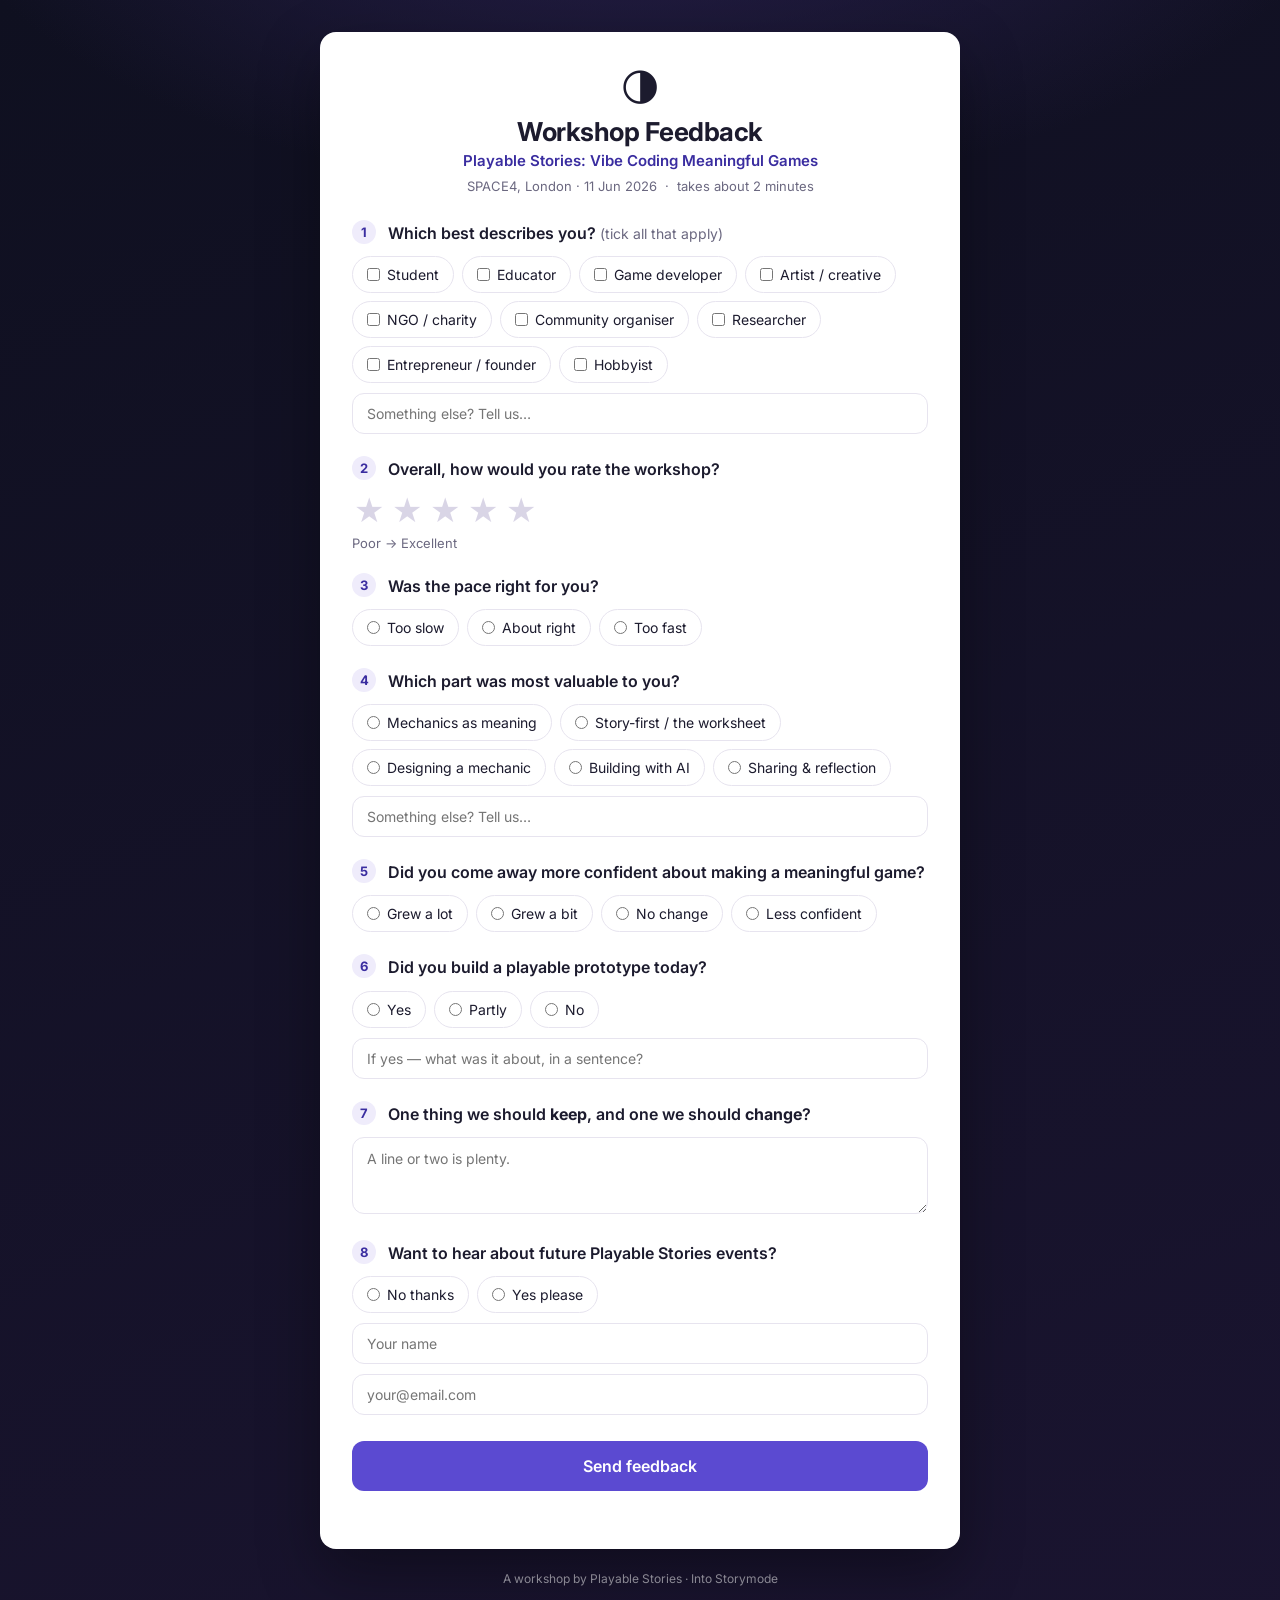
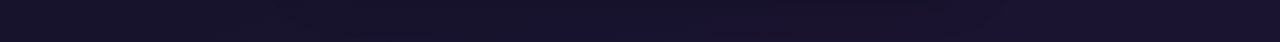
<file: feedback-site/index.html>
<!DOCTYPE html>
<html lang="en">
<head>
  <meta charset="UTF-8" />
  <meta name="viewport" content="width=device-width, initial-scale=1.0" />
  <title>Playable Stories — Workshop Feedback</title>
  <meta name="description" content="Tell us what you thought of the Playable Stories workshop. Takes about 2 minutes." />
  <link rel="preconnect" href="https://fonts.googleapis.com" />
  <link rel="preconnect" href="https://fonts.gstatic.com" crossorigin />
  <link href="https://fonts.googleapis.com/css2?family=Inter:wght@400;500;600;700&display=swap" rel="stylesheet" />
  <link rel="stylesheet" href="styles.css" />
</head>
<body>
  <main class="card">
    <header class="head">
      <div class="moon">🌗</div>
      <h1>Workshop Feedback</h1>
      <p class="sub">Playable Stories: Vibe Coding Meaningful Games</p>
      <p class="meta">SPACE4, London · 11 Jun 2026 &nbsp;·&nbsp; takes about 2 minutes</p>
    </header>

    <form id="feedback-form" novalidate>

      <!-- 1. Role -->
      <fieldset class="q">
        <legend><span class="n">1</span> Which best describes you? <em>(tick all that apply)</em></legend>
        <div class="chips" data-group="role">
          <label class="chip"><input type="checkbox" name="role" value="Student" /> Student</label>
          <label class="chip"><input type="checkbox" name="role" value="Educator" /> Educator</label>
          <label class="chip"><input type="checkbox" name="role" value="Game developer" /> Game developer</label>
          <label class="chip"><input type="checkbox" name="role" value="Artist / creative" /> Artist / creative</label>
          <label class="chip"><input type="checkbox" name="role" value="NGO / charity" /> NGO / charity</label>
          <label class="chip"><input type="checkbox" name="role" value="Community organiser" /> Community organiser</label>
          <label class="chip"><input type="checkbox" name="role" value="Researcher" /> Researcher</label>
          <label class="chip"><input type="checkbox" name="role" value="Entrepreneur / founder" /> Entrepreneur / founder</label>
          <label class="chip"><input type="checkbox" name="role" value="Hobbyist" /> Hobbyist</label>
        </div>
        <input type="text" class="other" name="role_other" placeholder="Something else? Tell us…" />
      </fieldset>

      <!-- 2. Rating -->
      <fieldset class="q">
        <legend><span class="n">2</span> Overall, how would you rate the workshop?</legend>
        <div class="stars" id="stars" role="radiogroup" aria-label="Overall rating">
          <button type="button" class="star" data-value="1" aria-label="1 star">★</button>
          <button type="button" class="star" data-value="2" aria-label="2 stars">★</button>
          <button type="button" class="star" data-value="3" aria-label="3 stars">★</button>
          <button type="button" class="star" data-value="4" aria-label="4 stars">★</button>
          <button type="button" class="star" data-value="5" aria-label="5 stars">★</button>
        </div>
        <input type="hidden" name="rating" id="rating" />
        <p class="hint" id="rating-hint">Poor → Excellent</p>
      </fieldset>

      <!-- 3. Pace -->
      <fieldset class="q">
        <legend><span class="n">3</span> Was the pace right for you?</legend>
        <div class="chips one">
          <label class="chip"><input type="radio" name="pace" value="Too slow" /> Too slow</label>
          <label class="chip"><input type="radio" name="pace" value="About right" /> About right</label>
          <label class="chip"><input type="radio" name="pace" value="Too fast" /> Too fast</label>
        </div>
      </fieldset>

      <!-- 4. Most valuable -->
      <fieldset class="q">
        <legend><span class="n">4</span> Which part was most valuable to you?</legend>
        <div class="chips">
          <label class="chip"><input type="radio" name="valuable" value="Mechanics as meaning" /> Mechanics as meaning</label>
          <label class="chip"><input type="radio" name="valuable" value="Story-first / the worksheet" /> Story-first / the worksheet</label>
          <label class="chip"><input type="radio" name="valuable" value="Designing a mechanic" /> Designing a mechanic</label>
          <label class="chip"><input type="radio" name="valuable" value="Building with AI" /> Building with AI</label>
          <label class="chip"><input type="radio" name="valuable" value="Sharing & reflection" /> Sharing &amp; reflection</label>
        </div>
        <input type="text" class="other" name="valuable_other" placeholder="Something else? Tell us…" />
      </fieldset>

      <!-- 5. Confidence -->
      <fieldset class="q">
        <legend><span class="n">5</span> Did you come away more confident about making a meaningful game?</legend>
        <div class="chips">
          <label class="chip"><input type="radio" name="confidence" value="Grew a lot" /> Grew a lot</label>
          <label class="chip"><input type="radio" name="confidence" value="Grew a bit" /> Grew a bit</label>
          <label class="chip"><input type="radio" name="confidence" value="No change" /> No change</label>
          <label class="chip"><input type="radio" name="confidence" value="Less confident" /> Less confident</label>
        </div>
      </fieldset>

      <!-- 6. Prototype -->
      <fieldset class="q">
        <legend><span class="n">6</span> Did you build a playable prototype today?</legend>
        <div class="chips one">
          <label class="chip"><input type="radio" name="prototype" value="Yes" /> Yes</label>
          <label class="chip"><input type="radio" name="prototype" value="Partly" /> Partly</label>
          <label class="chip"><input type="radio" name="prototype" value="No" /> No</label>
        </div>
        <input type="text" class="other" name="prototype_desc" placeholder="If yes — what was it about, in a sentence?" />
      </fieldset>

      <!-- 7. Keep / change -->
      <fieldset class="q">
        <legend><span class="n">7</span> One thing we should <strong>keep</strong>, and one we should <strong>change</strong>?</legend>
        <textarea name="keep_change" rows="3" placeholder="A line or two is plenty."></textarea>
      </fieldset>

      <!-- 8. Email opt-in -->
      <fieldset class="q">
        <legend><span class="n">8</span> Want to hear about future Playable Stories events?</legend>
        <div class="chips one">
          <label class="chip"><input type="radio" name="optin" value="No" /> No thanks</label>
          <label class="chip"><input type="radio" name="optin" value="Yes" /> Yes please</label>
        </div>
        <input type="text" class="other" id="name" name="name" placeholder="Your name" />
        <input type="email" class="other" id="email" name="email" placeholder="your@email.com" />
      </fieldset>

      <div class="actions">
        <button type="submit" class="submit" id="submit">Send feedback</button>
        <p class="status" id="status" role="status"></p>
      </div>
    </form>

    <section class="thanks" id="thanks" hidden>
      <div class="moon big">🌗</div>
      <h2>Thank you.</h2>
      <p>Your feedback is in — it genuinely shapes the next session.</p>
      <p class="small">Thank you for making something that means something.</p>
    </section>
  </main>

  <footer class="foot">A workshop by Playable Stories · Into Storymode</footer>

  <script src="script.js"></script>
</body>
</html>
</file>
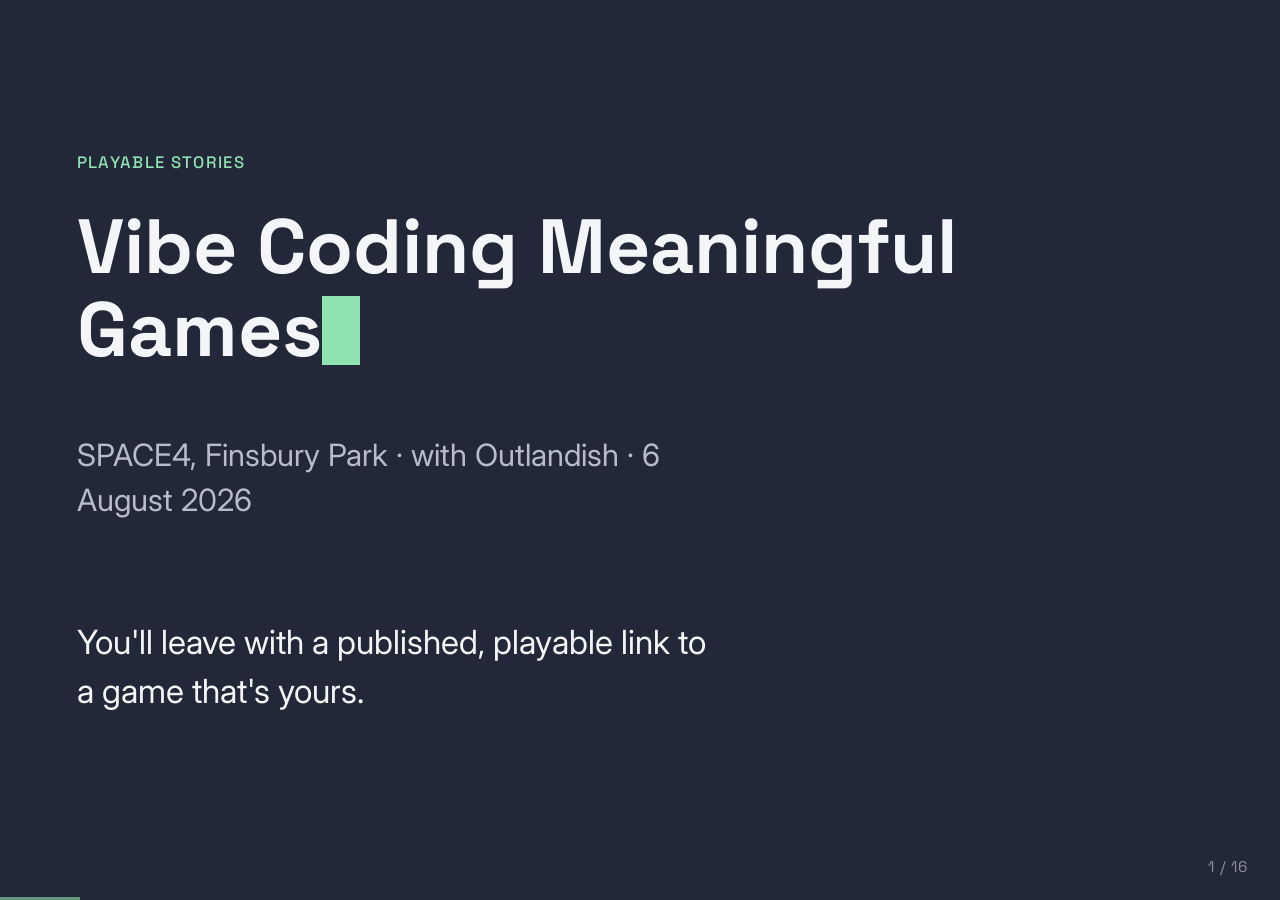
<file: docs/workshop02-deck.html>
<!doctype html>
<html lang="en">
<head>
<meta charset="utf-8">
<meta name="viewport" content="width=device-width, initial-scale=1">
<title>Playable Stories: Vibe Coding Meaningful Games</title>

<link rel="preconnect" href="https://fonts.googleapis.com">
<link rel="preconnect" href="https://fonts.gstatic.com" crossorigin>
<link rel="preload" as="style" href="https://fonts.googleapis.com/css2?family=Space+Grotesk:wght@500;700&family=Inter:wght@400;500;600&display=swap">
<link rel="stylesheet" href="https://fonts.googleapis.com/css2?family=Space+Grotesk:wght@500;700&family=Inter:wght@400;500;600&display=swap">

<style>
  :root{
    --bg: #232838;
    --bg-raised: #2b3146;
    --fg: #f4f5f7;
    --fg-dim: #b7bccb;
    --accent: #8fe3b0;
    --rule: #3a4160;
    --display-font: "Space Grotesk", "Arial Black", "Helvetica Neue", Arial, sans-serif;
    --body-font: "Inter", -apple-system, BlinkMacSystemFont, "Segoe UI", Roboto, sans-serif;
  }

  *{ box-sizing: border-box; }

  html, body{
    margin: 0;
    padding: 0;
    background: var(--bg);
    color: var(--fg);
    font-family: var(--body-font);
    height: 100%;
    overflow: hidden;
  }

  body.print-mode{
    overflow: visible;
    height: auto;
  }

  .deck{
    position: relative;
    width: 100vw;
    height: 100vh;
  }

  .slide{
    position: absolute;
    inset: 0;
    display: none;
    flex-direction: column;
    justify-content: center;
    align-items: flex-start;
    gap: clamp(1rem, 2.5vw, 2rem);
    padding: clamp(2rem, 6vw, 6rem);
    opacity: 0;
    transition: opacity 320ms ease;
  }

  .slide.active{
    display: flex;
    opacity: 1;
  }

  @media (prefers-reduced-motion: reduce){
    .slide{ transition: none; }
  }

  .eyebrow{
    font-family: var(--display-font);
    font-weight: 500;
    letter-spacing: 0.08em;
    text-transform: uppercase;
    font-size: clamp(0.85rem, 1.3vw, 1.1rem);
    color: var(--accent);
  }

  h1, h2{
    font-family: var(--display-font);
    font-weight: 700;
    line-height: 1.08;
    margin: 0;
    max-width: 22ch;
  }

  h1{ font-size: clamp(2.6rem, 6vw, 5.2rem); }
  h2{ font-size: clamp(2.1rem, 4.8vw, 4rem); }

  p, li{
    font-size: clamp(1.3rem, 2.4vw, 2rem);
    line-height: 1.45;
    color: var(--fg);
    max-width: 34ch;
  }

  .dim{ color: var(--fg-dim); }

  .lede{
    font-size: clamp(1.4rem, 2.6vw, 2.1rem);
    max-width: 32ch;
  }

  .small{
    font-size: clamp(1.05rem, 1.8vw, 1.4rem);
    color: var(--fg-dim);
  }

  ul{
    margin: 0;
    padding: 0;
    list-style: none;
    display: flex;
    flex-direction: column;
    gap: 0.6em;
  }

  ul.plain li{ max-width: 30ch; }

  ol{
    margin: 0;
    padding: 0;
    list-style: none;
    counter-reset: rung;
    display: flex;
    flex-direction: column;
    gap: 0.85em;
  }

  ol.rungs li{
    counter-increment: rung;
    max-width: 40ch;
    padding-left: 2.4em;
    position: relative;
  }

  ol.rungs li::before{
    content: counter(rung);
    position: absolute;
    left: 0;
    top: 0.05em;
    font-family: var(--display-font);
    font-weight: 700;
    color: var(--accent);
    font-size: 1em;
  }

  a{
    color: var(--accent);
    text-decoration-thickness: 1.5px;
    text-underline-offset: 0.2em;
  }

  a:hover, a:focus{ color: var(--fg); }

  blockquote{
    margin: 0;
    max-width: 36ch;
    font-family: var(--display-font);
    font-weight: 700;
    font-size: clamp(1.8rem, 3.6vw, 3rem);
    line-height: 1.2;
  }

  .cursor{
    display: inline-block;
    width: 0.5em;
    height: 0.9em;
    background: var(--accent);
    vertical-align: -0.12em;
    animation: blink 1.1s steps(1) infinite;
  }

  @media (prefers-reduced-motion: reduce){
    .cursor{ animation: none; opacity: 1; }
  }

  @keyframes blink{
    0%, 49%{ opacity: 1; }
    50%, 100%{ opacity: 0; }
  }

  .fill{ width: 100%; }

  /* Slide 6 grid of four game blocks */
  .game-grid{
    display: grid;
    grid-template-columns: repeat(2, 1fr);
    gap: clamp(1rem, 2.5vw, 2rem);
    width: 100%;
    max-width: 68rem;
  }

  .game-card{
    background: var(--bg-raised);
    border: 1px solid var(--rule);
    border-radius: 10px;
    padding: clamp(1rem, 1.8vw, 1.5rem);
    display: flex;
    flex-direction: column;
    gap: 0.5em;
  }

  .game-card h3{
    font-family: var(--display-font);
    font-size: clamp(1.2rem, 1.8vw, 1.5rem);
    margin: 0;
  }

  .game-card h3 a{ color: var(--fg); }

  .game-card p{
    font-size: clamp(0.95rem, 1.4vw, 1.15rem);
    max-width: none;
    color: var(--fg-dim);
  }

  .game-card .says{
    font-style: italic;
    color: var(--fg);
  }

  /* Slide 8 pair */
  .scale-pair{
    display: flex;
    flex-direction: column;
    gap: 1.4em;
    width: 100%;
    max-width: 46rem;
  }

  .scale-pair h3{
    font-family: var(--display-font);
    font-size: clamp(1.4rem, 2.4vw, 2rem);
    margin: 0 0 0.2em 0;
  }

  .scale-pair h3 a{ color: var(--fg); }

  .scale-pair p{ max-width: none; }

  .blank{
    display: inline-block;
    min-width: 5em;
    border-bottom: 2px solid var(--accent);
  }

  .counter{
    position: fixed;
    right: clamp(1rem, 3vw, 2rem);
    bottom: clamp(0.8rem, 2vw, 1.5rem);
    font-family: var(--display-font);
    font-size: clamp(0.8rem, 1.2vw, 1rem);
    color: var(--fg-dim);
    letter-spacing: 0.05em;
    opacity: 0.7;
    z-index: 10;
  }

  .progress{
    position: fixed;
    left: 0;
    bottom: 0;
    height: 3px;
    background: var(--accent);
    opacity: 0.6;
    transition: width 320ms ease;
    z-index: 10;
  }

  @media (prefers-reduced-motion: reduce){
    .progress{ transition: none; }
  }

  @media (max-width: 640px){
    .game-grid{ grid-template-columns: 1fr; }
    h1{ font-size: clamp(2.2rem, 8vw, 3.2rem); }
    h2{ font-size: clamp(1.8rem, 7vw, 2.6rem); }
  }

  /* Print: one slide per page */
  @media print{
    html, body{ overflow: visible; height: auto; background: #fff; color: #111; }
    .counter, .progress{ display: none; }
    .slide{
      display: flex !important;
      opacity: 1 !important;
      position: relative;
      page-break-after: always;
      height: 100vh;
      background: #fff;
      color: #111;
    }
    .eyebrow, .cursor{ color: #444; }
    a{ color: #111; }
    .game-card{ background: #f4f4f4; border-color: #ccc; }
  }

  body.print-mode .slide{
    display: flex;
    opacity: 1;
    position: relative;
    page-break-after: always;
    height: 100vh;
  }

  body.print-mode .counter,
  body.print-mode .progress{ display: none; }
</style>
</head>
<body>

<div class="deck" id="deck">

  <!-- 1 — Title -->
  <section class="slide" data-index="1">
    <div class="eyebrow">Playable Stories</div>
    <h1>Vibe Coding Meaningful Games<span class="cursor" aria-hidden="true"></span></h1>
    <p class="dim">SPACE4, Finsbury Park · with Outlandish · 6 August 2026</p>
    <p class="lede">You'll leave with a published, playable link to a game that's yours.</p>
  </section>

  <!-- 2 — The big idea -->
  <section class="slide" data-index="2">
    <div class="eyebrow">The big idea</div>
    <h1>The mechanic is the message.</h1>
    <p class="lede">A game's real story isn't the words on screen — it's the rules. Change the rule, change the meaning.</p>
  </section>

  <!-- 3 — Tonight -->
  <section class="slide" data-index="3">
    <div class="eyebrow">Tonight</div>
    <ul class="plain">
      <li>Introductions</li>
      <li>Games that mean something</li>
      <li>Break a convention</li>
      <li>Write your one sentence</li>
      <li>Build it with AI</li>
      <li>Publish and share</li>
    </ul>
  </section>

  <!-- 4 — Pick a card -->
  <section class="slide" data-index="4">
    <div class="eyebrow">Pick a card</div>
    <h2>Pick one. Two minutes to write, then we'll go round.</h2>
    <ol class="rungs">
      <li>Something that made you angry this week.</li>
      <li>A time you had to choose between two things you cared about.</li>
      <li>A place, a person, or a routine you miss.</li>
    </ol>
    <!--
    Set B (organisational) — swap in by replacing the <ol> above with this block:
    <ol class="rungs">
      <li>A rule at work that makes no sense.</li>
      <li>Something people always misunderstand about what you do.</li>
      <li>A moment when someone finally got it.</li>
    </ol>
    -->
  </section>

  <!-- 5 — Cards stay up -->
  <section class="slide" data-index="5">
    <div class="eyebrow">Name + your answer · about 40 seconds</div>
    <ol class="rungs">
      <li>Something that made you angry this week.</li>
      <li>A time you had to choose between two things you cared about.</li>
      <li>A place, a person, or a routine you miss.</li>
    </ol>
  </section>

  <!-- 6 — Games that mean something -->
  <section class="slide" data-index="6">
    <div class="eyebrow">Games that mean something</div>
    <div class="game-grid">
      <div class="game-card">
        <h3><a href="https://hcsoftware.sourceforge.net/passage/" target="_blank" rel="noopener">Passage</a></h3>
        <p>A narrow strip. You always drift right. Take a spouse and you move at half speed but score double. Five minutes, then you die.</p>
        <p class="says">You can't see far ahead, you can't go back, and love costs you mobility.</p>
      </div>
      <div class="game-card">
        <h3><a href="https://jordanmagnuson.itch.io/loneliness" target="_blank" rel="noopener">Loneliness</a></h3>
        <p>A small black square. Approach the others and they scatter. No goal, no ending.</p>
        <p class="says">Reaching out is what makes them leave.</p>
      </div>
      <div class="game-card">
        <h3><a href="https://en.wikipedia.org/wiki/Dumb_Ways_to_Die" target="_blank" rel="noopener">Dumb Ways to Die</a></h3>
        <p>Cheerful cartoon deaths, a song you can't shake, then: stand behind the yellow line.</p>
        <p class="says">A safety message people chose to share.</p>
      </div>
      <div class="game-card">
        <h3><a href="https://store.steampowered.com/app/1102130/Florence/" target="_blank" rel="noopener">Florence</a></h3>
        <p>Conversations are jigsaw pieces. Early on, many and fiddly. As the relationship settles, two pieces. Later, hard again.</p>
        <p class="says">Talking to someone gets easier, then it doesn't.</p>
      </div>
    </div>
  </section>

  <!-- 7 — Game Poems Magazine -->
  <section class="slide" data-index="7">
    <div class="eyebrow">A whole scene doing this</div>
    <h2>Game Poems Magazine</h2>
    <p>Short interactive artworks that borrow the language of videogames — not five one-offs, a whole scene.</p>
    <p><a href="https://www.gamepoems.com/" target="_blank" rel="noopener">gamepoems.com</a></p>
  </section>

  <!-- 8 — And at our scale -->
  <section class="slide" data-index="8">
    <div class="eyebrow">And at our scale</div>
    <div class="scale-pair">
      <div>
        <h3><a href="https://corporate-reign.vercel.app" target="_blank" rel="noopener">Boardroom</a></h3>
        <p>Four meters, all at 50. Every decision pleases one group and angers another. <em>Leadership is an impossible balancing act.</em></p>
      </div>
      <div>
        <h3><a href="https://office-race-game-lilac.vercel.app" target="_blank" rel="noopener">Office Chair Racing</a></h3>
        <p>Pump the keys to go faster. Stop, and you're fired. Every promotion makes your rivals more aggressive. <em>Climbing the ladder doesn't make you safe.</em></p>
      </div>
      <p class="small">Made small, made fast, made the way you'll make yours tonight.</p>
    </div>
  </section>

  <!-- 9 — A rule creates a feeling -->
  <section class="slide" data-index="9">
    <div class="eyebrow">A rule creates a feeling</div>
    <ul class="plain">
      <li>Move only forward, never back → <strong>regret</strong></li>
      <li>Helping someone costs you points → <strong>sacrifice</strong></li>
      <li>Never quite catching up → <strong>the treadmill of modern work</strong></li>
    </ul>
  </section>

  <!-- 10 — What do games train you to expect? -->
  <section class="slide" data-index="10">
    <div class="eyebrow">In pairs, five minutes</div>
    <h2>What do games train you to expect?</h2>
    <p>A health bar goes down when you're hurt. A locked door needs a key. Your score goes up. The timer counts down. You have three lives.</p>
  </section>

  <!-- 11 — Now break one -->
  <section class="slide" data-index="11">
    <div class="eyebrow">In pairs, five minutes</div>
    <h2>Now break one.</h2>
    <p>Pick one from your list. What if it didn't work that way?</p>
    <p class="lede">What would that make a player feel?</p>
  </section>

  <!-- 12 — You're not the first -->
  <section class="slide" data-index="12">
    <div class="eyebrow">You're not the first</div>
    <p class="lede">Pill Match breaks <em>matching earns points</em>.</p>
    <p class="lede">Memory of Home breaks <em>a matched memory is whole</em>.</p>
  </section>

  <!-- 13 — The framework -->
  <section class="slide" data-index="13">
    <div class="eyebrow">The framework</div>
    <h1>Message → Experience → Mechanic</h1>
    <p>Don't ask <em>what game should I make?</em></p>
    <p>Ask <em>what should my audience feel?</em> — then find the rule that creates it.</p>
  </section>

  <!-- 14 — Three rungs -->
  <section class="slide" data-index="14">
    <div class="eyebrow">Three rungs</div>
    <ol class="rungs">
      <li><strong>Reskin</strong> — keep the rules, change the words and the look. Most people start here, and it's plenty.</li>
      <li><strong>Remix</strong> — find the expectation the game relies on, and break it.</li>
      <li><strong>Realise</strong> — describe a whole new game from a new idea.</li>
    </ol>
  </section>

  <!-- 15 — Your one sentence -->
  <section class="slide" data-index="15">
    <div class="eyebrow">Your one sentence</div>
    <blockquote>My game is about <span class="blank"></span>, and I want the player to feel <span class="blank"></span>.</blockquote>
    <p class="small">You wrote most of this at six o'clock.</p>
    <p class="small"><a href="https://github.com/PlayableStories/vibe-coding-workshop/blob/main/worksheet.md" target="_blank" rel="noopener">Worksheet</a></p>
  </section>

  <!-- 16 — Pick your launchpad -->
  <section class="slide" data-index="16">
    <div class="eyebrow">Pick your launchpad</div>
    <h2>The game whose feeling is closest to yours.</h2>
    <ul class="plain">
      <li>Angry or funny about work → <strong>Boardroom</strong></li>
      <li>Pressure and burnout → <strong>Office Chair Racing</strong></li>
      <li>Doing the right <em>amount</em> of something → <strong>Pill Match</strong></li>
      <li>Tender and personal → <strong>Memory of Home</strong></li>
      <li>Reflective, about what you'd live with → <strong>Building On</strong></li>
      <li>About a force you can't control → <strong>Ballot / Waste</strong></li>
    </ul>
    <p class="small"><a href="https://github.com/PlayableStories/vibe-coding-workshop/blob/main/02-pick-a-game.md" target="_blank" rel="noopener">Catalogue</a></p>
  </section>

</div>

<div class="progress" id="progress"></div>
<div class="counter" id="counter">1 / 16</div>

<script>
(function(){
  var slides = Array.prototype.slice.call(document.querySelectorAll('.slide'));
  var total = slides.length;
  var counterEl = document.getElementById('counter');
  var progressEl = document.getElementById('progress');
  var current = 0;

  var params = new URLSearchParams(window.location.search);
  var printMode = params.has('print');

  function render(){
    slides.forEach(function(s, i){
      s.classList.toggle('active', i === current);
    });
    counterEl.textContent = (current + 1) + ' / ' + total;
    progressEl.style.width = (((current + 1) / total) * 100) + '%';
  }

  function goTo(i){
    if(i < 0) i = 0;
    if(i > total - 1) i = total - 1;
    current = i;
    render();
  }

  function next(){ goTo(current + 1); }
  function prev(){ goTo(current - 1); }

  if(printMode){
    document.body.classList.add('print-mode');
  } else {
    render();

    document.addEventListener('keydown', function(e){
      if(e.key === 'ArrowRight' || e.key === ' ' || e.key === 'Spacebar'){
        e.preventDefault();
        next();
      } else if(e.key === 'ArrowLeft'){
        e.preventDefault();
        prev();
      }
    });

    document.getElementById('deck').addEventListener('click', function(e){
      if(e.target.closest('a')) return;
      var w = window.innerWidth;
      if(e.clientX < w * 0.3){
        prev();
      } else {
        next();
      }
    });
  }
})();
</script>

</body>
</html>
</file>
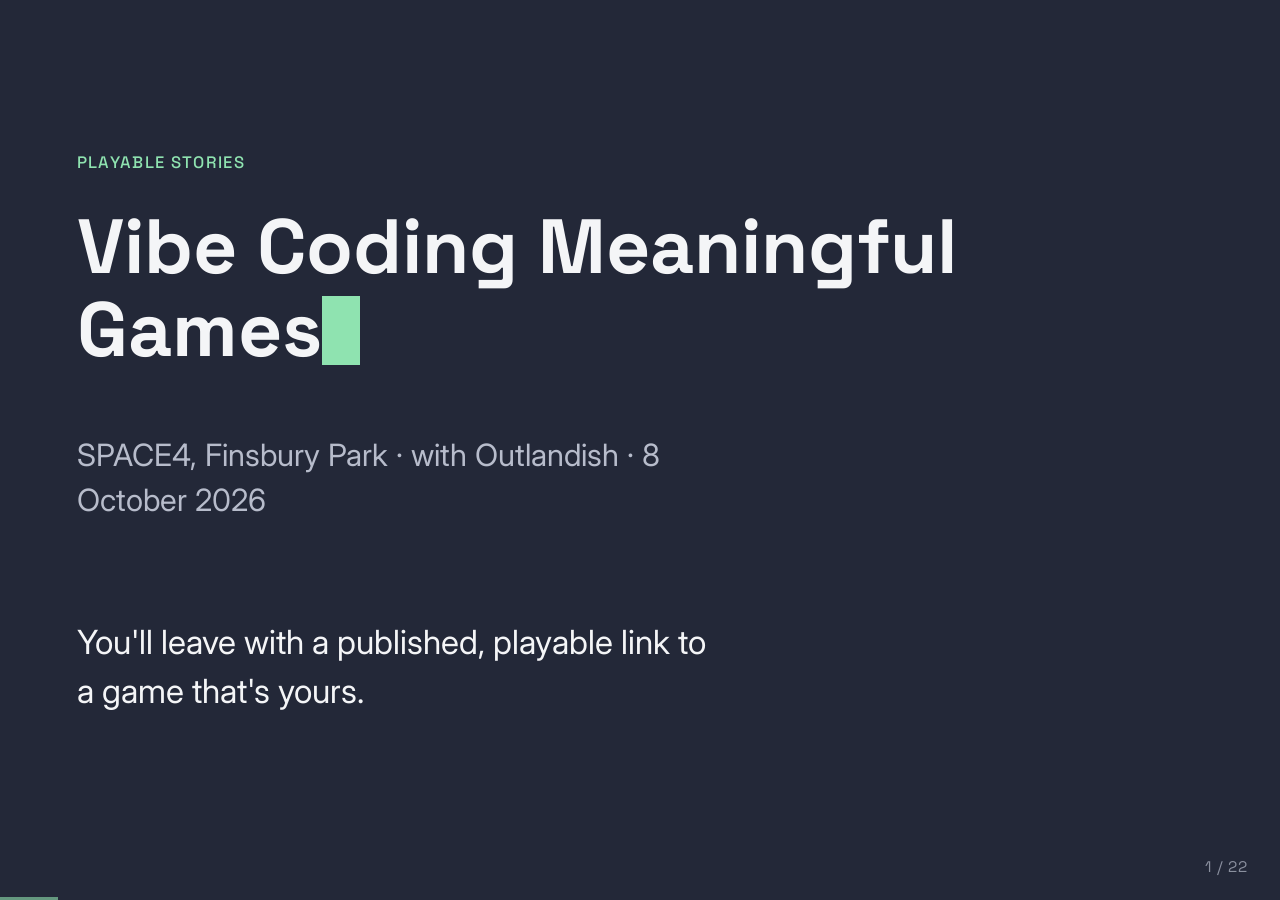
<file: docs/workshop03-deck.html>
<!doctype html>
<html lang="en">
<head>
<meta charset="utf-8">
<meta name="viewport" content="width=device-width, initial-scale=1">
<title>Playable Stories: Vibe Coding Meaningful Games</title>

<link rel="preconnect" href="https://fonts.googleapis.com">
<link rel="preconnect" href="https://fonts.gstatic.com" crossorigin>
<link rel="preload" as="style" href="https://fonts.googleapis.com/css2?family=Space+Grotesk:wght@500;700&family=Inter:wght@400;500;600&display=swap">
<link rel="stylesheet" href="https://fonts.googleapis.com/css2?family=Space+Grotesk:wght@500;700&family=Inter:wght@400;500;600&display=swap">

<style>
  :root{
    --bg: #232838;
    --bg-raised: #2b3146;
    --fg: #f4f5f7;
    --fg-dim: #b7bccb;
    --accent: #8fe3b0;
    --rule: #3a4160;
    --display-font: "Space Grotesk", "Arial Black", "Helvetica Neue", Arial, sans-serif;
    --body-font: "Inter", -apple-system, BlinkMacSystemFont, "Segoe UI", Roboto, sans-serif;
  }

  *{ box-sizing: border-box; }

  html, body{
    margin: 0;
    padding: 0;
    background: var(--bg);
    color: var(--fg);
    font-family: var(--body-font);
    height: 100%;
    overflow: hidden;
  }

  body.print-mode{
    overflow: visible;
    height: auto;
  }

  .deck{
    position: relative;
    width: 100vw;
    height: 100vh;
  }

  .slide{
    position: absolute;
    inset: 0;
    display: none;
    flex-direction: column;
    justify-content: center;
    align-items: flex-start;
    gap: clamp(1rem, 2.5vw, 2rem);
    padding: clamp(2rem, 6vw, 6rem);
    opacity: 0;
    transition: opacity 320ms ease;
  }

  .slide.active{
    display: flex;
    opacity: 1;
  }

  @media (prefers-reduced-motion: reduce){
    .slide{ transition: none; }
  }

  .eyebrow{
    font-family: var(--display-font);
    font-weight: 500;
    letter-spacing: 0.08em;
    text-transform: uppercase;
    font-size: clamp(0.85rem, 1.3vw, 1.1rem);
    color: var(--accent);
  }

  h1, h2{
    font-family: var(--display-font);
    font-weight: 700;
    line-height: 1.08;
    margin: 0;
    max-width: 22ch;
  }

  h1{ font-size: clamp(2.6rem, 6vw, 5.2rem); }
  h2{ font-size: clamp(2.1rem, 4.8vw, 4rem); }

  p, li{
    font-size: clamp(1.3rem, 2.4vw, 2rem);
    line-height: 1.45;
    color: var(--fg);
    max-width: 34ch;
  }

  .dim{ color: var(--fg-dim); }

  .lede{
    font-size: clamp(1.4rem, 2.6vw, 2.1rem);
    max-width: 32ch;
  }

  .small{
    font-size: clamp(1.05rem, 1.8vw, 1.4rem);
    color: var(--fg-dim);
  }

  ul{
    margin: 0;
    padding: 0;
    list-style: none;
    display: flex;
    flex-direction: column;
    gap: 0.6em;
  }

  ul.plain li{ max-width: 30ch; }

  ol{
    margin: 0;
    padding: 0;
    list-style: none;
    counter-reset: rung;
    display: flex;
    flex-direction: column;
    gap: 0.85em;
  }

  ol.rungs li{
    counter-increment: rung;
    max-width: 40ch;
    padding-left: 2.4em;
    position: relative;
  }

  ol.rungs li::before{
    content: counter(rung);
    position: absolute;
    left: 0;
    top: 0.05em;
    font-family: var(--display-font);
    font-weight: 700;
    color: var(--accent);
    font-size: 1em;
  }

  a{
    color: var(--accent);
    text-decoration-thickness: 1.5px;
    text-underline-offset: 0.2em;
  }

  a:hover, a:focus{ color: var(--fg); }

  blockquote{
    margin: 0;
    max-width: 36ch;
    font-family: var(--display-font);
    font-weight: 700;
    font-size: clamp(1.8rem, 3.6vw, 3rem);
    line-height: 1.2;
  }

  .cursor{
    display: inline-block;
    width: 0.5em;
    height: 0.9em;
    background: var(--accent);
    vertical-align: -0.12em;
    animation: blink 1.1s steps(1) infinite;
  }

  @media (prefers-reduced-motion: reduce){
    .cursor{ animation: none; opacity: 1; }
  }

  @keyframes blink{
    0%, 49%{ opacity: 1; }
    50%, 100%{ opacity: 0; }
  }

  .fill{ width: 100%; }

  /* Slide 6 grid of four game blocks */
  .game-grid{
    display: grid;
    grid-template-columns: repeat(2, 1fr);
    gap: clamp(1rem, 2.5vw, 2rem);
    width: 100%;
    max-width: 68rem;
  }

  .game-card{
    background: var(--bg-raised);
    border: 1px solid var(--rule);
    border-radius: 10px;
    padding: clamp(1rem, 1.8vw, 1.5rem);
    display: flex;
    flex-direction: column;
    gap: 0.5em;
  }

  .game-card h3{
    font-family: var(--display-font);
    font-size: clamp(1.2rem, 1.8vw, 1.5rem);
    margin: 0;
  }

  .game-card h3 a{ color: var(--fg); }

  .game-card p{
    font-size: clamp(0.95rem, 1.4vw, 1.15rem);
    max-width: none;
    color: var(--fg-dim);
  }

  .game-card .says{
    font-style: italic;
    color: var(--fg);
  }

  /* Slide 8 pair */
  .scale-pair{
    display: flex;
    flex-direction: column;
    gap: 1.4em;
    width: 100%;
    max-width: 46rem;
  }

  .scale-pair h3{
    font-family: var(--display-font);
    font-size: clamp(1.4rem, 2.4vw, 2rem);
    margin: 0 0 0.2em 0;
  }

  .scale-pair h3 a{ color: var(--fg); }

  .scale-pair p{ max-width: none; }

  .blank{
    display: inline-block;
    min-width: 5em;
    border-bottom: 2px solid var(--accent);
  }

  .counter{
    position: fixed;
    right: clamp(1rem, 3vw, 2rem);
    bottom: clamp(0.8rem, 2vw, 1.5rem);
    font-family: var(--display-font);
    font-size: clamp(0.8rem, 1.2vw, 1rem);
    color: var(--fg-dim);
    letter-spacing: 0.05em;
    opacity: 0.7;
    z-index: 10;
  }

  .progress{
    position: fixed;
    left: 0;
    bottom: 0;
    height: 3px;
    background: var(--accent);
    opacity: 0.6;
    transition: width 320ms ease;
    z-index: 10;
  }

  @media (prefers-reduced-motion: reduce){
    .progress{ transition: none; }
  }

  @media (max-width: 640px){
    .game-grid{ grid-template-columns: 1fr; }
    h1{ font-size: clamp(2.2rem, 8vw, 3.2rem); }
    h2{ font-size: clamp(1.8rem, 7vw, 2.6rem); }
  }


  /* Mapping table */
  table.map{
    border-collapse: collapse;
    width: 100%;
    max-width: 52rem;
    font-size: clamp(1.05rem, 1.9vw, 1.5rem);
  }
  table.map th{
    text-align: left;
    font-family: var(--display-font);
    font-weight: 500;
    color: var(--fg-dim);
    padding: 0 1em 0.5em 0;
    border-bottom: 1px solid var(--rule);
  }
  table.map td{
    padding: 0.55em 1em 0.55em 0;
    border-bottom: 1px solid var(--rule);
    vertical-align: top;
  }
  table.map td:first-child{ color: var(--fg-dim); width: 40%; }

  /* Claude.ai to Claude Code workflow */
  .flow{
    display: grid;
    grid-template-columns: repeat(4, 1fr);
    gap: clamp(0.8rem, 2vw, 1.6rem);
    width: 100%;
    max-width: 76rem;
    counter-reset: step;
  }
  .flow.six{ grid-template-columns: repeat(3, 1fr); row-gap: clamp(1rem, 2.4vw, 1.8rem); }
  .flow-step{
    counter-increment: step;
    border-top: 3px solid var(--rule);
    padding-top: 0.8em;
    display: flex;
    flex-direction: column;
    gap: 0.35em;
  }
  .flow-step:last-child{ border-top-color: var(--accent); }
  .flow-step h3{
    font-family: var(--display-font);
    font-size: clamp(1.15rem, 1.8vw, 1.5rem);
    margin: 0;
  }
  .flow-step h3::before{
    content: counter(step) "  ";
    color: var(--accent);
  }
  .flow-step p{
    font-size: clamp(0.95rem, 1.4vw, 1.15rem);
    max-width: none;
    color: var(--fg-dim);
    margin: 0;
  }
  .flow-step p.tool{
    color: var(--accent);
    font-weight: 600;
  }

  ul.asks li{
    max-width: 44ch;
    font-size: clamp(1.15rem, 2vw, 1.65rem);
    padding-left: 1em;
    border-left: 3px solid var(--rule);
  }

  .feedback{
    display: flex;
    align-items: center;
    gap: clamp(1rem, 3vw, 2.5rem);
    flex-wrap: wrap;
  }
  .feedback img{
    background: #fff;
    padding: 10px;
    border-radius: 8px;
    image-rendering: pixelated;
  }

  @media (max-width: 900px){
    .flow, .flow.six{ grid-template-columns: repeat(2, 1fr); }
  }
  @media (max-width: 640px){
    .flow, .flow.six{ grid-template-columns: 1fr; }
  }
  @media print{
    table.map td, table.map th{ border-color: #ccc; }
    .flow-step{ border-top-color: #ccc; }
    .flow-step p.tool{ color: #111; }
  }

  /* Print: one slide per page */
  @media print{
    html, body{ overflow: visible; height: auto; background: #fff; color: #111; }
    .counter, .progress{ display: none; }
    .slide{
      display: flex !important;
      opacity: 1 !important;
      position: relative;
      page-break-after: always;
      height: 100vh;
      background: #fff;
      color: #111;
    }
    .eyebrow, .cursor{ color: #444; }
    a{ color: #111; }
    .game-card{ background: #f4f4f4; border-color: #ccc; }
  }

  body.print-mode .slide{
    display: flex;
    opacity: 1;
    position: relative;
    page-break-after: always;
    height: 100vh;
  }

  body.print-mode .counter,
  body.print-mode .progress{ display: none; }
</style>
</head>
<body>

<div class="deck" id="deck">

  <!-- 1 — Title -->
  <section class="slide" data-index="1">
    <div class="eyebrow">Playable Stories</div>
    <h1>Vibe Coding Meaningful Games<span class="cursor" aria-hidden="true"></span></h1>
    <p class="dim">SPACE4, Finsbury Park · with Outlandish · 8 October 2026</p>
    <p class="lede">You'll leave with a published, playable link to a game that's yours.</p>
  </section>

  <!-- 2 — The big idea -->
  <section class="slide" data-index="2">
    <div class="eyebrow">The big idea</div>
    <h1>The mechanic is the message.</h1>
    <p class="lede">A game's real story isn't the words on screen — it's the rules. Change the rule, change the meaning.</p>
  </section>

  <!-- 3 — Tonight -->
  <section class="slide" data-index="3">
    <div class="eyebrow">Tonight</div>
    <ul class="plain">
      <li>Introductions</li>
      <li>Games that mean something</li>
      <li>Write your one sentence</li>
      <li>Map it to a mechanic</li>
      <li>Build it with AI</li>
      <li>Publish and share</li>
      <li>Make your own game or ask questions</li>
    </ul>
  </section>

  <!-- 4 — Pick a card -->
  <section class="slide" data-index="4">
    <div class="eyebrow">Pick a card</div>
    <h2>Pick one. Two minutes to write, then we'll go round.</h2>
    <ol class="rungs">
      <li>Something that made you angry this week.</li>
      <li>A time you had to choose between two things you cared about.</li>
      <li>A place, a person, or a routine you miss.</li>
    </ol>
    <!--
    Set B (organisational) — swap in by replacing the <ol> above with this block:
    <ol class="rungs">
      <li>A rule at work that makes no sense.</li>
      <li>Something people always misunderstand about what you do.</li>
      <li>A moment when someone finally got it.</li>
    </ol>
    -->
  </section>

  <!-- 5 — Cards stay up -->
  <section class="slide" data-index="5">
    <div class="eyebrow">Name + your answer · about 40 seconds</div>
    <ol class="rungs">
      <li>Something that made you angry this week.</li>
      <li>A time you had to choose between two things you cared about.</li>
      <li>A place, a person, or a routine you miss.</li>
    </ol>
  </section>

  <!-- 6 — Games that mean something -->
  <section class="slide" data-index="6">
    <div class="eyebrow">Games that mean something</div>
    <div class="game-grid">
      <div class="game-card">
        <h3><a href="https://hcsoftware.sourceforge.net/passage/" target="_blank" rel="noopener">Passage</a></h3>
        <p>A narrow strip. You always drift right. Take a spouse and you move at half speed but score double. Five minutes, then you die.</p>
        <p class="says">You can't see far ahead, you can't go back, and love costs you mobility.</p>
      </div>
      <div class="game-card">
        <h3><a href="https://jordanmagnuson.itch.io/loneliness" target="_blank" rel="noopener">Loneliness</a></h3>
        <p>A small black square. Approach the others and they scatter. No goal, no ending.</p>
        <p class="says">Reaching out is what makes them leave.</p>
      </div>
      <div class="game-card">
        <h3><a href="https://en.wikipedia.org/wiki/Dumb_Ways_to_Die" target="_blank" rel="noopener">Dumb Ways to Die</a></h3>
        <p>Cheerful cartoon deaths, a song you can't shake, then: stand behind the yellow line.</p>
        <p class="says">A safety message people chose to share.</p>
      </div>
      <div class="game-card">
        <h3><a href="https://store.steampowered.com/app/1102130/Florence/" target="_blank" rel="noopener">Florence</a></h3>
        <p>Conversations are jigsaw pieces. Early on, many and fiddly. As the relationship settles, two pieces. Later, hard again.</p>
        <p class="says">Talking to someone gets easier, then it doesn't.</p>
      </div>
    </div>
  </section>

  <!-- 7 — Game Poems Magazine -->
  <section class="slide" data-index="7">
    <div class="eyebrow">A whole scene doing this</div>
    <h2>Game Poems Magazine</h2>
    <p>Short interactive artworks that borrow the language of videogames — not five one-offs, a whole scene.</p>
    <p><a href="https://www.gamepoems.com/" target="_blank" rel="noopener">gamepoems.com</a></p>
  </section>

  <!-- 8 — And at our scale -->
  <section class="slide" data-index="8">
    <div class="eyebrow">And at our scale</div>
    <div class="scale-pair">
      <div>
        <h3><a href="https://corporate-reign.vercel.app" target="_blank" rel="noopener">Boardroom</a></h3>
        <p>Four meters, all at 50. Every decision pleases one group and angers another. <em>Leadership is an impossible balancing act.</em></p>
      </div>
      <div>
        <h3><a href="https://office-race-game-lilac.vercel.app" target="_blank" rel="noopener">Office Chair Racing</a></h3>
        <p>Pump the keys to go faster. Stop, and you're fired. Every promotion makes your rivals more aggressive. <em>Climbing the ladder doesn't make you safe.</em></p>
      </div>
      <p class="small">Made small, made fast, made the way you'll make yours tonight.</p>
    </div>
  </section>

  <!-- 9 — Turned around -->
  <section class="slide" data-index="9">
    <div class="eyebrow">Made at Moth Hack 2026</div>
    <div class="scale-pair">
      <div>
        <h3><a href="https://faded-passport.vercel.app" target="_blank" rel="noopener">Faded Passport</a></h3>
        <p>A border-crossing game, turned around. You're not the officer checking passports. You're the traveller, coming home after years away. The longer you've been gone, the more your passport photo dissolves into a picture of home. Once it stops looking like you, you're refused entry. <em>The longer you're away, the less home recognises you.</em></p>
      </div>
      <p class="small">A familiar game with one thing turned around, the same move as Memory of Home.</p>
    </div>
  </section>

  <!-- 10 — A rule creates a feeling -->
  <section class="slide" data-index="10">
    <div class="eyebrow">A rule creates a feeling</div>
    <ul class="plain">
      <li>Move only forward, never back → <strong>regret</strong></li>
      <li>Helping someone costs you points → <strong>sacrifice</strong></li>
      <li>Never quite catching up → <strong>the treadmill of modern work</strong></li>
    </ul>
  </section>

  <!-- 11 — The framework -->
  <section class="slide" data-index="11">
    <div class="eyebrow">The framework</div>
    <h1>Message → Experience → Mechanic</h1>
    <p>Don't ask <em>what game should I make?</em></p>
    <p>Ask <em>what should my audience feel?</em> — then find the rule that creates it.</p>
  </section>

  <!-- 12 — Your one sentence -->
  <section class="slide" data-index="12">
    <div class="eyebrow">Your one sentence</div>
    <blockquote>My game is about <span class="blank"></span>, and I want the player to feel <span class="blank"></span>.</blockquote>
    <p class="small">You wrote most of this at six o'clock.</p>
    <p class="small"><a href="https://github.com/PlayableStories/vibe-coding-workshop/blob/main/worksheet.md" target="_blank" rel="noopener">Worksheet</a></p>
  </section>

  <!-- 13 — Map it to a mechanic -->
  <section class="slide" data-index="13">
    <div class="eyebrow">Map it to a mechanic</div>
    <h2>Find something players already know how to do.</h2>
    <table class="map">
      <thead><tr><th scope="col">The experience</th><th scope="col">A mechanic that carries it</th></tr></thead>
      <tbody>
        <tr><td>Feeling unheard</td><td>Dialogue choices that get ignored</td></tr>
        <tr><td>Housing insecurity</td><td>Constantly moving between spaces</td></tr>
        <tr><td>Memory and migration</td><td>Matching fragments of memories</td></tr>
        <tr><td>Community cooperation</td><td>Shared resource management</td></tr>
      </tbody>
    </table>
    <p class="small">Matching, throwing, sorting, placing, racing, hiding, choosing, balancing. Then change one part of it.</p>
  </section>

  <!-- 14 — Your turn -->
  <section class="slide" data-index="14">
    <div class="eyebrow">Your turn · ten minutes</div>
    <blockquote>The player <span class="blank"></span>.<br>The game responds by <span class="blank"></span>.<br>That makes them feel <span class="blank"></span>.</blockquote>
    <p class="small">Say it out loud to your neighbour. If it sounds like a theme rather than an action, keep going.</p>
  </section>

  <!-- 15 — Build it with AI -->
  <section class="slide" data-index="15">
    <div class="eyebrow">Build it with AI</div>
    <h2>Ask, run, play, change one thing.</h2>
    <ol class="rungs">
      <li>Describe the game in plain English: your one sentence and your mechanic.</li>
      <li>Run it and play it before you ask for anything else.</li>
      <li>Change one thing at a time. If the AI changes too much, ask it to undo.</li>
    </ol>
    <p class="small"><a href="https://github.com/PlayableStories/vibe-coding-workshop/tree/main/prompts" target="_blank" rel="noopener">Prompt library</a> · <a href="https://github.com/PlayableStories/vibe-coding-workshop/blob/main/prompts/fixing-things.md" target="_blank" rel="noopener">Fixing things</a></p>
  </section>

  <!-- 16 — From scratch: the six stages -->
  <section class="slide" data-index="16">
    <div class="eyebrow">From scratch, the way I do it</div>
    <h2>Talk first. Build second.</h2>
    <div class="flow six">
      <div class="flow-step">
        <h3>Creative intention</h3>
        <p class="tool">You</p>
        <p>What should the player feel? Find a relationship that could carry it.</p>
      </div>
      <div class="flow-step">
        <h3>Look at what's been done</h3>
        <p class="tool">You + Claude.ai</p>
        <p>Find references. Ask it to push back. Note what you're unsure of.</p>
      </div>
      <div class="flow-step">
        <h3>The smallest playable version</h3>
        <p class="tool">You + Claude.ai</p>
        <p>Player action, system response, consequence. Test it the cheapest way.</p>
      </div>
      <div class="flow-step">
        <h3>Decide where it runs</h3>
        <p class="tool">You + Claude.ai</p>
        <p>Say where it's played and what it needs. Ask for the simplest way.</p>
      </div>
      <div class="flow-step">
        <h3>Write the brief</h3>
        <p class="tool">You + Claude.ai</p>
        <p>Turn the conversation into a build prompt. Check it still sounds like your game.</p>
      </div>
      <div class="flow-step">
        <h3>Build, play and change</h3>
        <p class="tool">Claude Code builds, you judge</p>
        <p>Hand over the brief. Play what comes back. Change one thing at a time.</p>
      </div>
    </div>
    <p class="small">One group builds from scratch with me tonight, live. <a href="https://github.com/PlayableStories/vibe-coding-workshop/blob/main/workflow.md" target="_blank" rel="noopener">The six stages on one page</a></p>
  </section>

  <!-- 17 — What the conversation sounds like -->
  <section class="slide" data-index="17">
    <div class="eyebrow">What the conversation sounds like</div>
    <ul class="asks">
      <li>"I want to make a game about ____. Before we build anything, ask me questions."</li>
      <li>"What familiar game is closest to this feeling?"</li>
      <li>"Where does this idea fall apart? Push back."</li>
      <li>"Write this up as a build prompt for Claude Code. One HTML file or a static site, the smallest playable version."</li>
    </ul>
    <p class="small">The thinking happens in the chat. The prompt is what you carry across. <a href="https://github.com/WWStoryMode/moth-hack-2026/blob/main/apps/faded-passport/BRIEF.md" target="_blank" rel="noopener">See a real one</a></p>
  </section>

  <!-- 18 — Three rungs -->
  <section class="slide" data-index="18">
    <div class="eyebrow">Wherever you are, it counts</div>
    <ol class="rungs">
      <li><strong>Reskin</strong> — keep the rules, change the words and the look. Most people start here, and it's plenty.</li>
      <li><strong>Remix</strong> — find the expectation the game relies on, and break it.</li>
      <li><strong>Realise</strong> — describe a whole new game from a new idea.</li>
    </ol>
    <p class="small">Which rung are you on? Getting a first one working is a finished game.</p>
  </section>

  <!-- 19 — Publish -->
  <section class="slide" data-index="19">
    <div class="eyebrow">Publish</div>
    <h2>Get a link you can send to anyone.</h2>
    <ol class="rungs">
      <li>Make sure it runs and plays the way you want.</li>
      <li>In Replit, press <strong>Deploy</strong> or <strong>Publish</strong> and pick the free option. Building in Claude Code? Upload the HTML file to itch.io.</li>
      <li>Open the link on your phone. Hand it to your neighbour without explaining it.</li>
    </ol>
    <p class="small"><a href="https://github.com/PlayableStories/vibe-coding-workshop/blob/main/05-publish-and-share.md" target="_blank" rel="noopener">Publish and share</a></p>
  </section>

  <!-- 20 — Share -->
  <section class="slide" data-index="20">
    <div class="eyebrow">Share · sixty seconds each</div>
    <ol class="rungs">
      <li>What did you start from?</li>
      <li>What did you change?</li>
      <li>What's it about? Your one sentence.</li>
    </ol>
    <p class="small">Then submit it at <a href="https://shorts.intostorymode.com/submit" target="_blank" rel="noopener">shorts.intostorymode.com/submit</a> while you're still in the room.</p>
  </section>

  <!-- 21 — Three questions -->
  <section class="slide" data-index="21">
    <div class="eyebrow">Three plain questions</div>
    <ul class="plain">
      <li>May we use your name?</li>
      <li>May we link to your game?</li>
      <li>May we quote what you told us?</li>
    </ul>
    <p class="small">However you answer is entirely fine.</p>
  </section>

  <!-- 22 — Thank you -->
  <section class="slide" data-index="22">
    <div class="eyebrow">Before you go</div>
    <h2>You came in a non-coder. You're leaving a game designer.</h2>
    <div class="feedback">
      <img src="[data-uri]" alt="iVBORw0KGgoAAAANSUhEUgAAA4QAAAOEAQAAAADRNcKWAAAFV0lEQVR4nO3dSw6jOBAA0PKo9+QGff9j9Q3gBJ4FH/9IpB71BFo8L6KAgSd5VbKr7JTju23558tgBJFIJBKJRCKRSCQSiUQikUgkEolEIpFIJBKJRCKReAMx9e1Vd2z/l6NjSan8bI8s23NvPxWPG1UikUgkEomXiT/qi2muLtLxk49/sV4uqbpXPzLlSOtXxk/t7QmjSiQSiUQi8Q7ij+56C0n2MKWuxprmiFhenwKg5o3uU3t7wqgSiUQikUj8K8R9ZSrnX6mZl5nyGtLknHMuy1PNGtV/Ev94IxKJRCKR+Eyxn88Z2roUlavLiOW1XpRJnVj/7Qtan9oTRpVIJBKJROIdxD7O6cKUFNPcJ9/UszplfWt5Nfk546f29oRRJRKJRCKReDtxqUukyu1hKWpfsiq9Kf3MTVzz5lO9+JVGJBKJRCLxmWI1n/N5xelseWq7t6T+uU+fesKoEolEIpFIvIO4phF37bx3bu/NEfW9pnd4rvrKE0aVSCQSiUTiHcQxkil1VPMRv0w516tVU/1GF8kMwJSbJs4hEolEIpH4pVatW21lVWUTwL3KKq8rU6WYqvzbq7GGbXeW1/[base64]/3mkim+8B2r3lYnEMkEolEIvG7bay3irZwKiJirZlqdkGul6f2jOQuZ6csWsnPIRKJRCKReK24HUW1z8mk9IrI+dd2PFU9x7OkFLGklPOv7ac+Ams5LqeTbQOfNqpEIpFIJBIvE/u68qjmZJZXlYy8taquvK3Bimg6mhRk++cQiUQikUi8Og95Hg5wODvV6kNqTvOI/BwikUgkEomXiv18Ttm/uDmg/HV05D1TZ987sH43osnPsX8OkUgkEonEC8Vx3SrqhapcxSrlkKsqQTn3b9SBUtl7p2pPGFUikUgkEol3EE/3yjm7HN6YI4bDzcfnnFdOJBKJRCLxKrFPyClxSX05H49P7/bZiTaZp+mQn0MkEolEIvHqOGeqf84DoHmYp+lyjrt74/[base64]/ykOfmXnWUw1z11hM1JRQq6ctlB+WqPWFUiUQikUgk3kE8PfehtG3appxhHhHRV51HNNM2+yzOWVF5PGNUiUQikUgk/j3ilHNJ1+mSdFJKKW0pyEtKQ87O/tzviX+yEYlEIpFIfKbYz+eMW/+92g1zcrO0tfa+jj0GX/tr+6TO2J4wqkQikUgkEm8nLnW11dtXzrbJKQVW5VOl9LzpfdyoEolEIpFIvEhMb7Jo/re2PGFUiUQikUgkEolEIpFIJBKJRCKRSCQSiUQikUgkEonEtf0L/o7fMSP9s1UAAAAASUVORK5CYII= code for the feedback form" width="180" height="180">
      <p class="small">Two minutes of feedback shapes the next session.<br><a href="https://forms.gle/fP8LDfjrJZhkaKKy6" target="_blank" rel="noopener">forms.gle/fP8LDfjrJZhkaKKy6</a></p>
    </div>
  </section>

</div>

<div class="progress" id="progress"></div>
<div class="counter" id="counter">1 / 21</div>

<script>
(function(){
  var slides = Array.prototype.slice.call(document.querySelectorAll('.slide'));
  var total = slides.length;
  var counterEl = document.getElementById('counter');
  var progressEl = document.getElementById('progress');
  var current = 0;

  var params = new URLSearchParams(window.location.search);
  var printMode = params.has('print');

  function render(){
    slides.forEach(function(s, i){
      s.classList.toggle('active', i === current);
    });
    counterEl.textContent = (current + 1) + ' / ' + total;
    progressEl.style.width = (((current + 1) / total) * 100) + '%';
  }

  function goTo(i){
    if(i < 0) i = 0;
    if(i > total - 1) i = total - 1;
    current = i;
    render();
  }

  function next(){ goTo(current + 1); }
  function prev(){ goTo(current - 1); }

  if(printMode){
    document.body.classList.add('print-mode');
  } else {
    render();

    document.addEventListener('keydown', function(e){
      if(e.key === 'ArrowRight' || e.key === ' ' || e.key === 'Spacebar'){
        e.preventDefault();
        next();
      } else if(e.key === 'ArrowLeft'){
        e.preventDefault();
        prev();
      } else if((e.key === 'f' || e.key === 'F') && !e.metaKey && !e.ctrlKey && !e.altKey){
        e.preventDefault();
        if(document.fullscreenElement){
          document.exitFullscreen();
        } else if(document.documentElement.requestFullscreen){
          document.documentElement.requestFullscreen();
        }
      }
    });

    document.getElementById('deck').addEventListener('click', function(e){
      if(e.target.closest('a')) return;
      var w = window.innerWidth;
      if(e.clientX < w * 0.1){
        prev();
      } else if(e.clientX > w * 0.9){
        next();
      }
    });
  }
})();
</script>

</body>
</html>
</file>
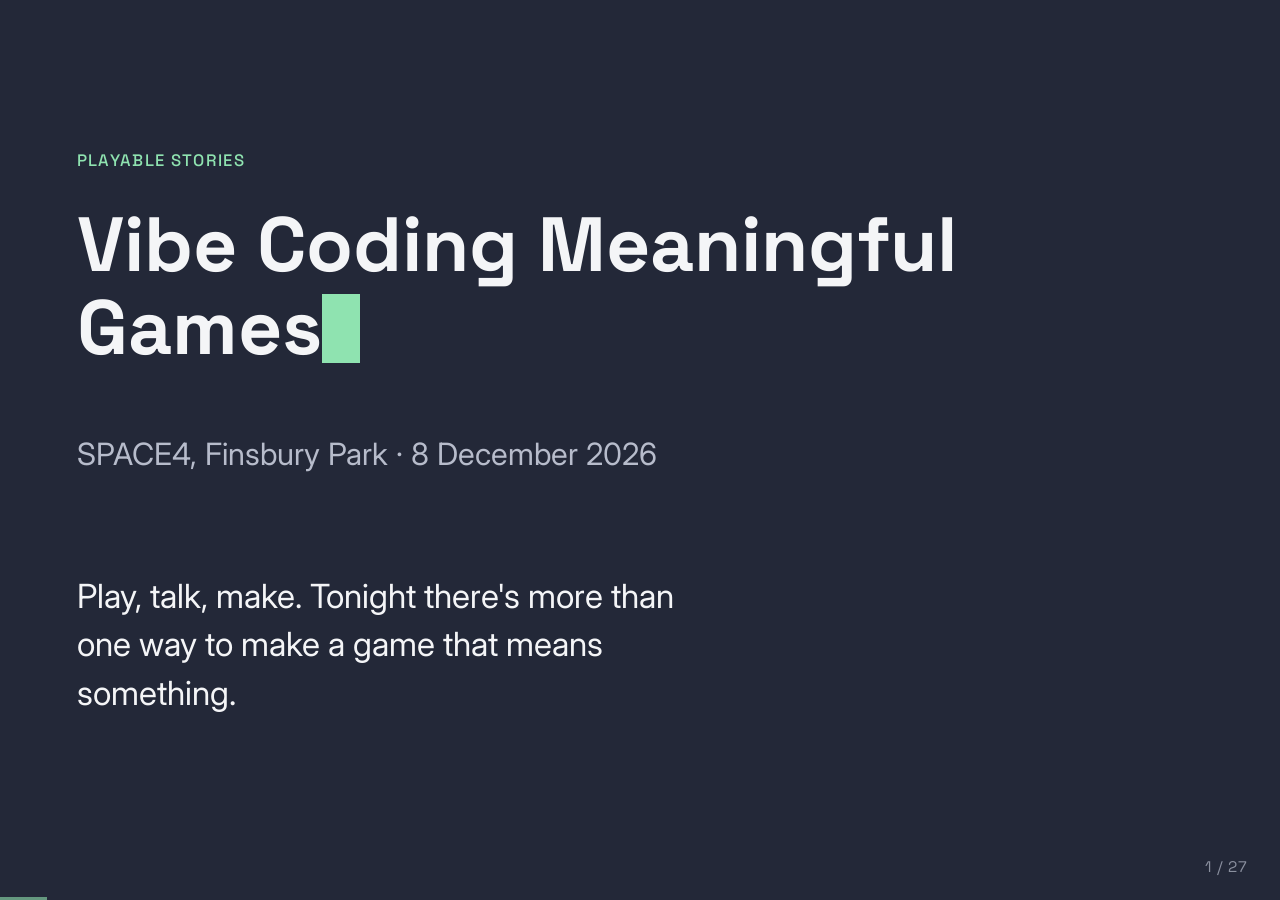
<file: docs/workshop04-deck.html>
<!doctype html>
<html lang="en">
<head>
<meta charset="utf-8">
<meta name="viewport" content="width=device-width, initial-scale=1">
<title>Playable Stories: Vibe Coding Meaningful Games</title>

<link rel="preconnect" href="https://fonts.googleapis.com">
<link rel="preconnect" href="https://fonts.gstatic.com" crossorigin>
<link rel="preload" as="style" href="https://fonts.googleapis.com/css2?family=Space+Grotesk:wght@500;700&family=Inter:wght@400;500;600&display=swap">
<link rel="stylesheet" href="https://fonts.googleapis.com/css2?family=Space+Grotesk:wght@500;700&family=Inter:wght@400;500;600&display=swap">

<style>
  :root{
    --bg: #232838;
    --bg-raised: #2b3146;
    --fg: #f4f5f7;
    --fg-dim: #b7bccb;
    --accent: #8fe3b0;
    --rule: #3a4160;
    --display-font: "Space Grotesk", "Arial Black", "Helvetica Neue", Arial, sans-serif;
    --body-font: "Inter", -apple-system, BlinkMacSystemFont, "Segoe UI", Roboto, sans-serif;
  }

  *{ box-sizing: border-box; }

  html, body{
    margin: 0;
    padding: 0;
    background: var(--bg);
    color: var(--fg);
    font-family: var(--body-font);
    height: 100%;
    overflow: hidden;
  }

  body.print-mode{
    overflow: visible;
    height: auto;
  }

  .deck{
    position: relative;
    width: 100vw;
    height: 100vh;
  }

  .slide{
    position: absolute;
    inset: 0;
    display: none;
    flex-direction: column;
    justify-content: center;
    align-items: flex-start;
    gap: clamp(1rem, 2.5vw, 2rem);
    padding: clamp(2rem, 6vw, 6rem);
    opacity: 0;
    transition: opacity 320ms ease;
  }

  .slide.active{
    display: flex;
    opacity: 1;
  }

  @media (prefers-reduced-motion: reduce){
    .slide{ transition: none; }
  }

  .eyebrow{
    font-family: var(--display-font);
    font-weight: 500;
    letter-spacing: 0.08em;
    text-transform: uppercase;
    font-size: clamp(0.85rem, 1.3vw, 1.1rem);
    color: var(--accent);
  }

  h1, h2{
    font-family: var(--display-font);
    font-weight: 700;
    line-height: 1.08;
    margin: 0;
    max-width: 22ch;
  }

  h1{ font-size: clamp(2.6rem, 6vw, 5.2rem); }
  h2{ font-size: clamp(2.1rem, 4.8vw, 4rem); }

  p, li{
    font-size: clamp(1.3rem, 2.4vw, 2rem);
    line-height: 1.45;
    color: var(--fg);
    max-width: 34ch;
  }

  .dim{ color: var(--fg-dim); }

  .lede{
    font-size: clamp(1.4rem, 2.6vw, 2.1rem);
    max-width: 32ch;
  }

  .small{
    font-size: clamp(1.05rem, 1.8vw, 1.4rem);
    color: var(--fg-dim);
  }

  ul{
    margin: 0;
    padding: 0;
    list-style: none;
    display: flex;
    flex-direction: column;
    gap: 0.6em;
  }

  ul.plain li{ max-width: 30ch; }

  ol{
    margin: 0;
    padding: 0;
    list-style: none;
    counter-reset: rung;
    display: flex;
    flex-direction: column;
    gap: 0.85em;
  }

  ol.rungs li{
    counter-increment: rung;
    max-width: 40ch;
    padding-left: 2.4em;
    position: relative;
  }

  ol.rungs li::before{
    content: counter(rung);
    position: absolute;
    left: 0;
    top: 0.05em;
    font-family: var(--display-font);
    font-weight: 700;
    color: var(--accent);
    font-size: 1em;
  }

  a{
    color: var(--accent);
    text-decoration-thickness: 1.5px;
    text-underline-offset: 0.2em;
  }

  a:hover, a:focus{ color: var(--fg); }

  blockquote{
    margin: 0;
    max-width: 36ch;
    font-family: var(--display-font);
    font-weight: 700;
    font-size: clamp(1.8rem, 3.6vw, 3rem);
    line-height: 1.2;
  }

  .cursor{
    display: inline-block;
    width: 0.5em;
    height: 0.9em;
    background: var(--accent);
    vertical-align: -0.12em;
    animation: blink 1.1s steps(1) infinite;
  }

  @media (prefers-reduced-motion: reduce){
    .cursor{ animation: none; opacity: 1; }
  }

  @keyframes blink{
    0%, 49%{ opacity: 1; }
    50%, 100%{ opacity: 0; }
  }

  .fill{ width: 100%; }

  /* Slide 6 grid of four game blocks */
  .game-grid{
    display: grid;
    grid-template-columns: repeat(2, 1fr);
    gap: clamp(1rem, 2.5vw, 2rem);
    width: 100%;
    max-width: 68rem;
  }

  .game-card{
    background: var(--bg-raised);
    border: 1px solid var(--rule);
    border-radius: 10px;
    padding: clamp(1rem, 1.8vw, 1.5rem);
    display: flex;
    flex-direction: column;
    gap: 0.5em;
  }

  .game-card h3{
    font-family: var(--display-font);
    font-size: clamp(1.2rem, 1.8vw, 1.5rem);
    margin: 0;
  }

  .game-card h3 a{ color: var(--fg); }

  .game-card p{
    font-size: clamp(0.95rem, 1.4vw, 1.15rem);
    max-width: none;
    color: var(--fg-dim);
  }

  .game-card .says{
    font-style: italic;
    color: var(--fg);
  }

  /* Slide 8 pair */
  .scale-pair{
    display: flex;
    flex-direction: column;
    gap: 1.4em;
    width: 100%;
    max-width: 46rem;
  }

  .scale-pair h3{
    font-family: var(--display-font);
    font-size: clamp(1.4rem, 2.4vw, 2rem);
    margin: 0 0 0.2em 0;
  }

  .scale-pair h3 a{ color: var(--fg); }

  .scale-pair p{ max-width: none; }

  .blank{
    display: inline-block;
    min-width: 5em;
    border-bottom: 2px solid var(--accent);
  }

  .counter{
    position: fixed;
    right: clamp(1rem, 3vw, 2rem);
    bottom: clamp(0.8rem, 2vw, 1.5rem);
    font-family: var(--display-font);
    font-size: clamp(0.8rem, 1.2vw, 1rem);
    color: var(--fg-dim);
    letter-spacing: 0.05em;
    opacity: 0.7;
    z-index: 10;
  }

  .progress{
    position: fixed;
    left: 0;
    bottom: 0;
    height: 3px;
    background: var(--accent);
    opacity: 0.6;
    transition: width 320ms ease;
    z-index: 10;
  }

  @media (prefers-reduced-motion: reduce){
    .progress{ transition: none; }
  }

  @media (max-width: 640px){
    .game-grid{ grid-template-columns: 1fr; }
    h1{ font-size: clamp(2.2rem, 8vw, 3.2rem); }
    h2{ font-size: clamp(1.8rem, 7vw, 2.6rem); }
  }


  /* Mapping table */
  table.map{
    border-collapse: collapse;
    width: 100%;
    max-width: 52rem;
    font-size: clamp(1.05rem, 1.9vw, 1.5rem);
  }
  table.map th{
    text-align: left;
    font-family: var(--display-font);
    font-weight: 500;
    color: var(--fg-dim);
    padding: 0 1em 0.5em 0;
    border-bottom: 1px solid var(--rule);
  }
  table.map td{
    padding: 0.55em 1em 0.55em 0;
    border-bottom: 1px solid var(--rule);
    vertical-align: top;
  }
  table.map td:first-child{ color: var(--fg-dim); width: 40%; }

  /* Claude.ai to Claude Code workflow */
  .flow{
    display: grid;
    grid-template-columns: repeat(4, 1fr);
    gap: clamp(0.8rem, 2vw, 1.6rem);
    width: 100%;
    max-width: 76rem;
    counter-reset: step;
  }
  .flow.six{ grid-template-columns: repeat(3, 1fr); row-gap: clamp(1rem, 2.4vw, 1.8rem); }
  .flow-step{
    counter-increment: step;
    border-top: 3px solid var(--rule);
    padding-top: 0.8em;
    display: flex;
    flex-direction: column;
    gap: 0.35em;
  }
  .flow-step:last-child{ border-top-color: var(--accent); }
  .flow-step h3{
    font-family: var(--display-font);
    font-size: clamp(1.15rem, 1.8vw, 1.5rem);
    margin: 0;
  }
  .flow-step h3::before{
    content: counter(step) "  ";
    color: var(--accent);
  }
  .flow-step p{
    font-size: clamp(0.95rem, 1.4vw, 1.15rem);
    max-width: none;
    color: var(--fg-dim);
    margin: 0;
  }
  .flow-step p.tool{
    color: var(--accent);
    font-weight: 600;
  }

  ul.asks li{
    max-width: 44ch;
    font-size: clamp(1.15rem, 2vw, 1.65rem);
    padding-left: 1em;
    border-left: 3px solid var(--rule);
  }

  .feedback{
    display: flex;
    align-items: center;
    gap: clamp(1rem, 3vw, 2.5rem);
    flex-wrap: wrap;
  }
  .feedback img{
    background: #fff;
    padding: 10px;
    border-radius: 8px;
    image-rendering: pixelated;
  }

  /* Workshop 04: timetables keep the time column narrow */
  table.map.times td:first-child{ width: 5.5em; }

  /* Workshop 04: the three studio modes, lettered A/B/C */
  .flow.three{ grid-template-columns: repeat(3, 1fr); }
  .flow.three .flow-step{ border-top-color: var(--accent); }
  .flow.three .flow-step h3::before{ content: counter(step, upper-alpha) "  "; }

  /* Workshop 04: a short excerpt from a real build prompt */
  pre.excerpt{
    margin: 0;
    max-width: 100%;
    overflow-x: auto;
    background: var(--bg-raised);
    border-left: 3px solid var(--accent);
    padding: 1em 1.2em;
    font-family: ui-monospace, SFMono-Regular, Menlo, Consolas, monospace;
    font-size: clamp(0.85rem, 1.5vw, 1.15rem);
    line-height: 1.5;
    color: var(--fg);
    white-space: pre-wrap;
  }
  @media print{
    pre.excerpt{ background: none; border-left-color: #ccc; color: #111; }
  }

  @media (max-width: 900px){
    .flow, .flow.six, .flow.three{ grid-template-columns: repeat(2, 1fr); }
  }
  @media (max-width: 640px){
    .flow, .flow.six, .flow.three{ grid-template-columns: 1fr; }
  }
  @media print{
    table.map td, table.map th{ border-color: #ccc; }
    .flow-step{ border-top-color: #ccc; }
    .flow-step p.tool{ color: #111; }
  }

  /* Print: one slide per page */
  @media print{
    html, body{ overflow: visible; height: auto; background: #fff; color: #111; }
    .counter, .progress{ display: none; }
    .slide{
      display: flex !important;
      opacity: 1 !important;
      position: relative;
      page-break-after: always;
      height: 100vh;
      background: #fff;
      color: #111;
    }
    .eyebrow, .cursor{ color: #444; }
    a{ color: #111; }
    .game-card{ background: #f4f4f4; border-color: #ccc; }
  }

  body.print-mode .slide{
    display: flex;
    opacity: 1;
    position: relative;
    page-break-after: always;
    height: 100vh;
  }

  body.print-mode .counter,
  body.print-mode .progress{ display: none; }
</style>
</head>
<body>

<!--
  Workshop 04 deck (8 December 2026). Adaptive format: the studio modes are alternatives.
  Keys: arrows / space = next & previous · F = fullscreen
        A = Mode A (Play & Discuss) · B = Mode B (Co-create) · C = Mode C (Build & Experiment)
        S = Showcase (shared closing)
  Add ?print to the URL to lay out every slide for printing.
-->

<div class="deck" id="deck">

  <!-- ============================================================
       OPENING (shared) · 18:00 – 18:40
       ============================================================ -->

  <!-- 1 — Title -->
  <section class="slide" data-index="1">
    <div class="eyebrow">Playable Stories</div>
    <h1>Vibe Coding Meaningful Games<span class="cursor" aria-hidden="true"></span></h1>
    <p class="dim">SPACE4, Finsbury Park · 8 December 2026</p>
    <p class="lede">Play, talk, make. Tonight there's more than one way to make a game that means something.</p>
  </section>

  <!-- 2 — The big idea -->
  <section class="slide" data-index="2">
    <div class="eyebrow">The big idea</div>
    <h1>The mechanic is the message.</h1>
    <p class="lede">A game's real story isn't the words on screen — it's the rules. Change the rule, change the meaning.</p>
  </section>

  <!-- 3 — Tonight -->
  <section class="slide" data-index="3">
    <div class="eyebrow">Tonight</div>
    <ul class="plain">
      <li><strong>Together</strong> — introductions, play some games, talk about them</li>
      <li><strong>Studio</strong> — play &amp; discuss, co-create, or build &amp; experiment</li>
      <li><strong>Together</strong> — show what you made or discovered</li>
    </ul>
    <p class="small">A conversation, a paper prototype or a playable game are all good outcomes. You don't need to code.</p>
  </section>

  <!-- 4 — Pick a card -->
  <section class="slide" data-index="4">
    <div class="eyebrow">Pick a card</div>
    <h2>Pick one, then we'll go round.</h2>
    <ol class="rungs">
      <li>Something that made you angry this week.</li>
      <li>A time you had to choose between two things you cared about.</li>
      <li>A place, a person, or a routine you miss.</li>
    </ol>
    <p class="small">And: what would you most like to do tonight — <strong>talk</strong> about games, <strong>make one together</strong>, or <strong>build your own</strong>?</p>
  </section>

  <!-- 5 — Cards stay up -->
  <section class="slide" data-index="5">
    <div class="eyebrow">Name + your answer · about 40 seconds</div>
    <ol class="rungs">
      <li>Something that made you angry this week.</li>
      <li>A time you had to choose between two things you cared about.</li>
      <li>A place, a person, or a routine you miss.</li>
    </ol>
    <p class="small">Talk, make together, or build?</p>
  </section>

  <!-- 6 — Let's play -->
  <section class="slide" data-index="6">
    <div class="eyebrow">Let's play · a few minutes each</div>
    <div class="game-grid">
      <div class="game-card">
        <h3><a href="https://corporate-reign.vercel.app" target="_blank" rel="noopener">Boardroom</a></h3>
        <p>Four meters, all at 50. Every decision pleases one group and angers another.</p>
        <p class="says">Leadership is an impossible balancing act.</p>
      </div>
      <div class="game-card">
        <h3><a href="https://office-race-game-lilac.vercel.app" target="_blank" rel="noopener">Office Chair Racing</a></h3>
        <p>Pump the keys to go faster. Stop, and you're fired.</p>
        <p class="says">Climbing the ladder doesn't make you safe.</p>
      </div>
      <div class="game-card">
        <h3><a href="https://faded-passport.vercel.app" target="_blank" rel="noopener">Faded Passport</a></h3>
        <p>You're the traveller coming home. The longer you've been away, the more your passport photo dissolves into a picture of home.</p>
        <p class="says">The longer you're away, the less home recognises you.</p>
      </div>
      <div class="game-card">
        <h3><a href="https://playablestories.github.io/window-seat/" target="_blank" rel="noopener">Window Seat</a></h3>
        <p>Watch the clouds from a plane window. Catch the ones carrying something faint inside.</p>
        <p class="says">Co-created at a previous Playable Stories workshop.</p>
      </div>
    </div>
  </section>

  <!-- 7 — A rule creates a feeling -->
  <section class="slide" data-index="7">
    <div class="eyebrow">A rule creates a feeling</div>
    <h2>What did you do? What did it make you feel? Which rule caused it?</h2>
    <ul class="plain">
      <li>Move only forward, never back → <strong>regret</strong></li>
      <li>Helping someone costs you points → <strong>sacrifice</strong></li>
      <li>Never quite catching up → <strong>the treadmill of modern work</strong></li>
    </ul>
  </section>

  <!-- 8 — The framework -->
  <section class="slide" data-index="8">
    <div class="eyebrow">The framework</div>
    <h2>Intention → Player Experience → Action → System Response → Consequence</h2>
    <p>Don't ask <em>what game should I make?</em></p>
    <p>Ask <em>what should a player feel?</em> — then find the action, and the response, that creates it.</p>
  </section>

  <!-- 9 — The framework, on Boardroom -->
  <section class="slide" data-index="9">
    <div class="eyebrow">The framework, on Boardroom</div>
    <table class="map">
      <tbody>
        <tr><td>Intention</td><td>Show that leadership is an impossible balancing act</td></tr>
        <tr><td>Player experience</td><td>Constant, uncomfortable trade-offs</td></tr>
        <tr><td>Action</td><td>Swipe left or right on a decision</td></tr>
        <tr><td>System response</td><td>Four meters move, some up and some down</td></tr>
        <tr><td>Consequence</td><td>Push any meter too far and it all collapses, so every later choice gets harder</td></tr>
      </tbody>
    </table>
  </section>

  <!-- 10 — Three things to keep in mind -->
  <section class="slide" data-index="10">
    <div class="eyebrow">Three things to keep in mind</div>
    <ul class="plain">
      <li><strong>You design, AI assists.</strong> The ideas and decisions are yours.</li>
      <li><strong>A working game isn't automatically a meaningful one.</strong> Does it say what you meant?</li>
      <li><strong>Playtesting is part of making.</strong> Watch someone else play.</li>
    </ul>
  </section>

  <!-- 11 — Choose tonight's direction -->
  <section class="slide" data-index="11">
    <div class="eyebrow">Choose tonight's direction</div>
    <h2>Three ways to spend the studio.</h2>
    <div class="flow three">
      <div class="flow-step">
        <h3>Play &amp; Discuss</h3>
        <p class="tool">Stories, critical play, game design</p>
        <p>Dig into the games, remix a rule in pairs, test it on paper.</p>
        <p>You'll leave with a concept, a rule remix or a paper prototype.</p>
      </div>
      <div class="flow-step">
        <h3>Co-create Together</h3>
        <p class="tool">One game, made as a group</p>
        <p>Agree an intention, write the spec, build it together with an AI coding agent.</p>
        <p>You'll leave with one shared playable prototype, where feasible.</p>
      </div>
      <div class="flow-step">
        <h3>Build &amp; Experiment</h3>
        <p class="tool">Hands-on with AI</p>
        <p>Write a spec, watch a live demo, build on your own or in a pair.</p>
        <p>You'll leave with your own playable prototype.</p>
      </div>
    </div>
    <p class="small">One mode, or small groups doing different ones. You can change your mind.</p>
  </section>

  <!-- 12 — Mini Game Spec -->
  <section class="slide" data-index="12">
    <div class="eyebrow">The Mini Game Spec · every mode uses it</div>
    <ol class="rungs">
      <li><strong>Intention</strong> — what should the player feel, notice, question or understand?</li>
      <li><strong>Player action</strong> — what does the player do?</li>
      <li><strong>System response</strong> — what happens because of that action?</li>
      <li><strong>Consequence</strong> — how does that change what comes next?</li>
      <li><strong>Player flow</strong> — how does it begin, develop and end?</li>
      <li><strong>Scope</strong> — what's the smallest version worth testing?</li>
    </ol>
    <p class="small">On paper, out loud, or as the start of a prompt. <a href="https://github.com/PlayableStories/vibe-coding-workshop/blob/main/worksheet.md" target="_blank" rel="noopener">Worksheet</a> · <a href="https://github.com/PlayableStories/vibe-coding-workshop/blob/main/workshop04-rundown.md#the-mini-game-spec" target="_blank" rel="noopener">Rundown</a></p>
  </section>

  <!-- ============================================================
       MODE A — Play & Discuss · press A to jump here
       ============================================================ -->

  <!-- 13 — Mode A timetable -->
  <section class="slide" data-index="13" data-jump="a">
    <div class="eyebrow">Mode A · Play &amp; Discuss</div>
    <table class="map times">
      <tbody>
        <tr><td>18:40</td><td>Deep discussion of the games we played</td></tr>
        <tr><td>19:05</td><td>Remix a meaningful mechanic in pairs</td></tr>
        <tr><td>19:30</td><td>Paper prototyping and playful testing</td></tr>
        <tr><td>19:55</td><td>Exchange ideas and iterate</td></tr>
      </tbody>
    </table>
    <p class="small">You'll leave with a game concept, a rule remix or a paper prototype.</p>
  </section>

  <!-- 14 — Deep discussion -->
  <section class="slide" data-index="14">
    <div class="eyebrow">Deep discussion</div>
    <ul class="asks">
      <li>Where did the game make you complicit, or make you choose?</li>
      <li>What would change if one rule were different?</li>
      <li>What does the game leave out, and why might that matter?</li>
    </ul>
  </section>

  <!-- 15 — Pair remix -->
  <section class="slide" data-index="15">
    <div class="eyebrow">Pair remix · change one rule</div>
    <blockquote>Now the player <span class="blank"></span>,<br>the game responds by <span class="blank"></span>,<br>so it's really about <span class="blank"></span>.</blockquote>
    <p class="small">Start from tonight's games or the <a href="https://github.com/PlayableStories/vibe-coding-workshop/blob/main/02-pick-a-game.md" target="_blank" rel="noopener">catalogue</a>. More in <a href="https://github.com/PlayableStories/vibe-coding-workshop/blob/main/04-remix.md" target="_blank" rel="noopener">Remix</a>.</p>
  </section>

  <!-- 16 — Paper prototype and swap -->
  <section class="slide" data-index="16">
    <div class="eyebrow">Paper prototype, then swap</div>
    <ol class="rungs">
      <li>Make it playable on the table: cards, dice, tokens, sticky notes, a sketch.</li>
      <li>One person plays. Another is "the computer" and applies the rules.</li>
      <li>Swap with another pair. Play theirs without being told what it's about.</li>
      <li>Tell them what you experienced. They change one rule.</li>
    </ol>
    <p class="small">Keep it small: one action, one response, one consequence.</p>
  </section>

  <!-- ============================================================
       MODE B — Co-create Together · press B to jump here
       ============================================================ -->

  <!-- 17 — Mode B timetable -->
  <section class="slide" data-index="17" data-jump="b">
    <div class="eyebrow">Mode B · Co-create Together</div>
    <table class="map times">
      <tbody>
        <tr><td>18:40</td><td>Choose a shared idea and intention</td></tr>
        <tr><td>18:55</td><td>Define the mechanics and the Mini Game Spec</td></tr>
        <tr><td>19:15</td><td>Build together with an AI coding agent</td></tr>
        <tr><td>19:50</td><td>Playtest, discuss and revise</td></tr>
      </tbody>
    </table>
    <p class="small">You'll leave with one shared playable prototype, where feasible. A clear spec counts too.</p>
  </section>

  <!-- 18 — Window Seat as a Mini Game Spec -->
  <section class="slide" data-index="18">
    <div class="eyebrow">A real one · <a href="https://playablestories.github.io/window-seat/" target="_blank" rel="noopener">Window Seat</a></div>
    <table class="map">
      <tbody>
        <tr><td>Intention</td><td><em>Play it first. What do you think it's about?</em></td></tr>
        <tr><td>Player action</td><td>Raise the shade. Click clouds; catch the ones with something faint inside.</td></tr>
        <tr><td>System response</td><td>The object grows and floats into a room taking shape in the sky. Miss it, and it comes back clearer.</td></tr>
        <tr><td>Consequence</td><td>The room fills, piece by piece. Then a reflection of the passenger sits at the table.</td></tr>
        <tr><td>Player flow</td><td>Shade up → clouds → five objects → someone sits down → shade down</td></tr>
        <tr><td>Scope</td><td>One HTML file, no libraries, playable within 15 minutes</td></tr>
      </tbody>
    </table>
    <p class="small">Made in one evening by three people at a previous workshop.</p>
  </section>

  <!-- 19 — From idea to prompt -->
  <section class="slide" data-index="19">
    <div class="eyebrow">From idea to prompt</div>
    <pre class="excerpt">Build a minimum playable prototype of a small
point-and-click game called "Window Seat".
Constraints: a single index.html file, plain
JavaScript and CSS, no libraries, no build step.
Aim for something I can play within 15 minutes.

States, in this order: title, settle, drift, hint,
transform, join, finale, end.</pre>
    <p class="small">The scene, the states, what each click does, how it ends — in plain words. <a href="https://github.com/PlayableStories/window-seat/blob/main/Original-Prompt.md" target="_blank" rel="noopener">Read the whole prompt</a></p>
  </section>

  <!-- 20 — How we co-create -->
  <section class="slide" data-index="20">
    <div class="eyebrow">How we co-create</div>
    <h2>The group decides.</h2>
    <ul class="plain">
      <li><strong>Intention keeper</strong> — "does this still say what we meant?"</li>
      <li><strong>Playtester</strong> — plays each version fresh, says what they notice</li>
      <li><strong>Prompter</strong> — types the group's decisions. Take turns.</li>
    </ul>
    <p class="small">Play every version before asking for changes. Change one thing at a time.</p>
  </section>

  <!-- 21 — The six stages -->
  <section class="slide" data-index="21">
    <div class="eyebrow">From scratch, the way I do it</div>
    <h2>Talk first. Build second.</h2>
    <div class="flow six">
      <div class="flow-step">
        <h3>Creative intention</h3>
        <p class="tool">You</p>
        <p>What should the player feel? Find a relationship that could carry it.</p>
      </div>
      <div class="flow-step">
        <h3>Look at what's been done</h3>
        <p class="tool">You + Claude.ai</p>
        <p>Find references. Ask it to push back. Note what you're unsure of.</p>
      </div>
      <div class="flow-step">
        <h3>The smallest playable version</h3>
        <p class="tool">You + Claude.ai</p>
        <p>Player action, system response, consequence. Test it the cheapest way.</p>
      </div>
      <div class="flow-step">
        <h3>Decide where it runs</h3>
        <p class="tool">You + Claude.ai</p>
        <p>Say where it's played and what it needs. Ask for the simplest way.</p>
      </div>
      <div class="flow-step">
        <h3>Write the brief</h3>
        <p class="tool">You + Claude.ai</p>
        <p>Turn the conversation into a build prompt. Check it still sounds like your game.</p>
      </div>
      <div class="flow-step">
        <h3>Build, play and change</h3>
        <p class="tool">Claude Code builds, you judge</p>
        <p>Hand over the brief. Play what comes back. Change one thing at a time.</p>
      </div>
    </div>
    <p class="small"><a href="https://github.com/PlayableStories/vibe-coding-workshop/blob/main/workflow.md" target="_blank" rel="noopener">The six stages on one page</a> · <a href="https://github.com/PlayableStories/vibe-coding-workshop/blob/main/06-realise.md" target="_blank" rel="noopener">Realise</a></p>
  </section>

  <!-- ============================================================
       MODE C — Build & Experiment · press C to jump here
       ============================================================ -->

  <!-- 22 — Mode C timetable + build loop -->
  <section class="slide" data-index="22" data-jump="c">
    <div class="eyebrow">Mode C · Build &amp; Experiment</div>
    <table class="map times">
      <tbody>
        <tr><td>18:40</td><td>Choose an idea and write a Mini Game Spec</td></tr>
        <tr><td>18:55</td><td>Live AI coding demonstration</td></tr>
        <tr><td>19:05</td><td>Build, on your own or in a pair</td></tr>
        <tr><td>19:50</td><td>Peer playtest and revise</td></tr>
      </tbody>
    </table>
    <p class="small">Ask, run, play, change one thing. If the AI changes too much, ask it to undo. <a href="https://github.com/PlayableStories/vibe-coding-workshop/tree/main/prompts" target="_blank" rel="noopener">Prompt library</a> · <a href="https://github.com/PlayableStories/vibe-coding-workshop/blob/main/prompts/fixing-things.md" target="_blank" rel="noopener">Fixing things</a></p>
  </section>

  <!-- 23 — Pick your rung -->
  <section class="slide" data-index="23">
    <div class="eyebrow">Pick your rung</div>
    <ol class="rungs">
      <li><strong>Reskin</strong> — keep the rules, change the theme, writing or look. Most people start here, and it's plenty.</li>
      <li><strong>Remix</strong> — change a rule to create a different meaning.</li>
      <li><strong>Realise</strong> — design and build a new game from scratch.</li>
    </ol>
    <p class="small"><a href="https://github.com/PlayableStories/vibe-coding-workshop/blob/main/02-pick-a-game.md" target="_blank" rel="noopener">Catalogue</a> · <a href="https://github.com/PlayableStories/vibe-coding-workshop/blob/main/03-reskin.md" target="_blank" rel="noopener">Reskin</a> · <a href="https://github.com/PlayableStories/vibe-coding-workshop/blob/main/04-remix.md" target="_blank" rel="noopener">Remix</a> · <a href="https://github.com/PlayableStories/vibe-coding-workshop/blob/main/06-realise.md" target="_blank" rel="noopener">Realise</a></p>
  </section>

  <!-- 24 — What the conversation sounds like -->
  <section class="slide" data-index="24">
    <div class="eyebrow">What the conversation sounds like</div>
    <ul class="asks">
      <li>"I want to make a game about ____. Before we build anything, ask me questions."</li>
      <li>"What familiar game is closest to this feeling?"</li>
      <li>"Where does this idea fall apart? Push back."</li>
      <li>"Write this up as a build prompt for Claude Code. One HTML file or a static site, the smallest playable version."</li>
    </ul>
    <p class="small">Then hand your game to someone without explaining it. Watch them play.</p>
  </section>

  <!-- ============================================================
       CLOSING (shared) · 20:10 – 20:30 · press S to jump here
       ============================================================ -->

  <!-- 25 — Showcase -->
  <section class="slide" data-index="25" data-jump="s">
    <div class="eyebrow">Showcase · about a minute each</div>
    <ol class="rungs">
      <li>What did you intend?</li>
      <li>What did they actually experience?</li>
      <li>What would you change next?</li>
    </ol>
    <p class="small">A prototype, a paper game, a remix or a discovery — all welcome.</p>
  </section>

  <!-- 26 — Bonus: publish and share -->
  <section class="slide" data-index="26">
    <div class="eyebrow">Built something digital? Bonus</div>
    <h2>Get a link you can send to anyone.</h2>
    <ul class="plain">
      <li>Replit: <strong>Deploy</strong> or <strong>Publish</strong>, free option. Claude Code: upload the HTML file to itch.io.</li>
      <li>Submit it at <a href="https://shorts.intostorymode.com/submit" target="_blank" rel="noopener">shorts.intostorymode.com/submit</a></li>
      <li>May we use your name? Link to your game? Quote what you told us?</li>
    </ul>
    <p class="small">However you answer is entirely fine. <a href="https://github.com/PlayableStories/vibe-coding-workshop/blob/main/05-publish-and-share.md" target="_blank" rel="noopener">Publish and share</a></p>
  </section>

  <!-- 27 — Before you go -->
  <section class="slide" data-index="27">
    <div class="eyebrow">Before you go</div>
    <h2>You came to play. You're leaving a game designer.</h2>
    <p class="small">Mechanics carry meaning. Change a rule, change the experience. Test it with another person.</p>
    <div class="feedback">
      <img src="[data-uri]" alt="QR code for the feedback form" width="180" height="180">
      <p class="small">Two minutes of feedback shapes the next session.<br><a href="https://forms.gle/fP8LDfjrJZhkaKKy6" target="_blank" rel="noopener">forms.gle/fP8LDfjrJZhkaKKy6</a></p>
    </div>
  </section>

</div>

<div class="progress" id="progress"></div>
<div class="counter" id="counter">1 / 27</div>

<script>
(function(){
  var slides = Array.prototype.slice.call(document.querySelectorAll('.slide'));
  var total = slides.length;
  var counterEl = document.getElementById('counter');
  var progressEl = document.getElementById('progress');
  var current = 0;

  var params = new URLSearchParams(window.location.search);
  var printMode = params.has('print');

  function render(){
    slides.forEach(function(s, i){
      s.classList.toggle('active', i === current);
    });
    counterEl.textContent = (current + 1) + ' / ' + total;
    progressEl.style.width = (((current + 1) / total) * 100) + '%';
  }

  function goTo(i){
    if(i < 0) i = 0;
    if(i > total - 1) i = total - 1;
    current = i;
    render();
  }

  function next(){ goTo(current + 1); }
  function prev(){ goTo(current - 1); }

  if(printMode){
    document.body.classList.add('print-mode');
  } else {
    render();

    document.addEventListener('keydown', function(e){
      if(e.key === 'ArrowRight' || e.key === ' ' || e.key === 'Spacebar'){
        e.preventDefault();
        next();
      } else if(e.key === 'ArrowLeft'){
        e.preventDefault();
        prev();
      } else if(!e.metaKey && !e.ctrlKey && !e.altKey && /^[abcsABCS]$/.test(e.key)){
        var target = slides.findIndex(function(s){ return s.dataset.jump === e.key.toLowerCase(); });
        if(target !== -1){ e.preventDefault(); goTo(target); }
      } else if((e.key === 'f' || e.key === 'F') && !e.metaKey && !e.ctrlKey && !e.altKey){
        e.preventDefault();
        if(document.fullscreenElement){
          document.exitFullscreen();
        } else if(document.documentElement.requestFullscreen){
          document.documentElement.requestFullscreen();
        }
      }
    });

    document.getElementById('deck').addEventListener('click', function(e){
      if(e.target.closest('a')) return;
      var w = window.innerWidth;
      if(e.clientX < w * 0.1){
        prev();
      } else if(e.clientX > w * 0.9){
        next();
      }
    });
  }
})();
</script>

</body>
</html>
</file>
<file: feedback-site/styles.css>
:root {
  --bg: #0f1020;
  --bg2: #1a1430;
  --card: #ffffff;
  --ink: #1c1b2e;
  --muted: #6b6880;
  --line: #e7e4ef;
  --accent: #5b4ad1;
  --accent-soft: #efecfb;
  --accent-ink: #3a2da0;
  --star: #f2b705;
  --ok: #1f9d63;
  --err: #d24545;
  --radius: 16px;
}

* { box-sizing: border-box; }

html, body { margin: 0; padding: 0; }

body {
  font-family: 'Inter', system-ui, -apple-system, 'Segoe UI', Roboto, sans-serif;
  color: var(--ink);
  background:
    radial-gradient(1200px 600px at 50% -10%, #2a2150 0%, transparent 60%),
    linear-gradient(160deg, var(--bg) 0%, var(--bg2) 100%);
  min-height: 100vh;
  padding: 32px 18px 56px;
  -webkit-font-smoothing: antialiased;
}

.card {
  max-width: 640px;
  margin: 0 auto;
  background: var(--card);
  border-radius: var(--radius);
  box-shadow: 0 24px 60px rgba(0,0,0,0.35);
  padding: 36px 32px 28px;
}

.head { text-align: center; margin-bottom: 26px; }
.moon { font-size: 38px; line-height: 1; }
.moon.big { font-size: 52px; }
.head h1 { font-size: 26px; margin: 10px 0 4px; letter-spacing: -0.02em; }
.head .sub { margin: 0; color: var(--accent-ink); font-weight: 600; font-size: 15px; }
.head .meta { margin: 8px 0 0; color: var(--muted); font-size: 13px; }

form { display: flex; flex-direction: column; gap: 22px; }

fieldset.q { border: 0; margin: 0; padding: 0; }
legend {
  font-size: 16px;
  font-weight: 600;
  padding: 0;
  margin-bottom: 12px;
  line-height: 1.4;
}
legend em { color: var(--muted); font-weight: 400; font-style: normal; font-size: 14px; }
legend .n {
  display: inline-grid;
  place-items: center;
  width: 24px; height: 24px;
  margin-right: 8px;
  border-radius: 50%;
  background: var(--accent-soft);
  color: var(--accent-ink);
  font-size: 13px;
  font-weight: 700;
  vertical-align: 2px;
}

/* Chips (radios & checkboxes) */
.chips { display: flex; flex-wrap: wrap; gap: 8px; }
.chip {
  display: inline-flex;
  align-items: center;
  gap: 7px;
  padding: 9px 14px;
  border: 1.5px solid var(--line);
  border-radius: 999px;
  font-size: 14px;
  cursor: pointer;
  user-select: none;
  transition: border-color .15s, background .15s, color .15s;
  background: #fff;
}
.chip:hover { border-color: #c9c2e6; }
.chip input { accent-color: var(--accent); margin: 0; }
.chip:has(input:checked) {
  border-color: var(--accent);
  background: var(--accent-soft);
  color: var(--accent-ink);
  font-weight: 600;
}

.other {
  margin-top: 10px;
  width: 100%;
  padding: 11px 14px;
  border: 1.5px solid var(--line);
  border-radius: 12px;
  font: inherit;
  font-size: 14px;
}
.other:focus, textarea:focus { outline: none; border-color: var(--accent); }

textarea {
  width: 100%;
  padding: 12px 14px;
  border: 1.5px solid var(--line);
  border-radius: 12px;
  font: inherit;
  font-size: 14px;
  resize: vertical;
}

/* Stars */
.stars { display: flex; gap: 4px; }
.star {
  background: none;
  border: none;
  font-size: 34px;
  line-height: 1;
  color: #d9d5e6;
  cursor: pointer;
  padding: 0 2px;
  transition: color .12s, transform .08s;
}
.star:hover { transform: scale(1.08); }
.star.on { color: var(--star); }
.hint { color: var(--muted); font-size: 13px; margin: 8px 0 0; }

/* Actions */
.actions { margin-top: 4px; }
.submit {
  width: 100%;
  padding: 15px;
  border: none;
  border-radius: 12px;
  background: var(--accent);
  color: #fff;
  font: inherit;
  font-size: 16px;
  font-weight: 600;
  cursor: pointer;
  transition: background .15s, transform .05s;
}
.submit:hover { background: var(--accent-ink); }
.submit:active { transform: translateY(1px); }
.submit:disabled { opacity: .6; cursor: progress; }
.status { text-align: center; font-size: 14px; margin: 12px 0 0; min-height: 18px; }
.status.err { color: var(--err); }
.status.ok { color: var(--ok); }

/* Thanks */
.thanks { text-align: center; padding: 20px 0; }
.thanks h2 { font-size: 26px; margin: 12px 0 6px; }
.thanks p { color: var(--muted); margin: 6px 0; }
.thanks .small { font-size: 13px; font-style: italic; }

.foot {
  text-align: center;
  color: rgba(255,255,255,0.5);
  font-size: 12px;
  margin-top: 22px;
}

@media (max-width: 480px) {
  .card { padding: 26px 20px 22px; }
  .head h1 { font-size: 22px; }
  legend { font-size: 15px; }
}
</file>
